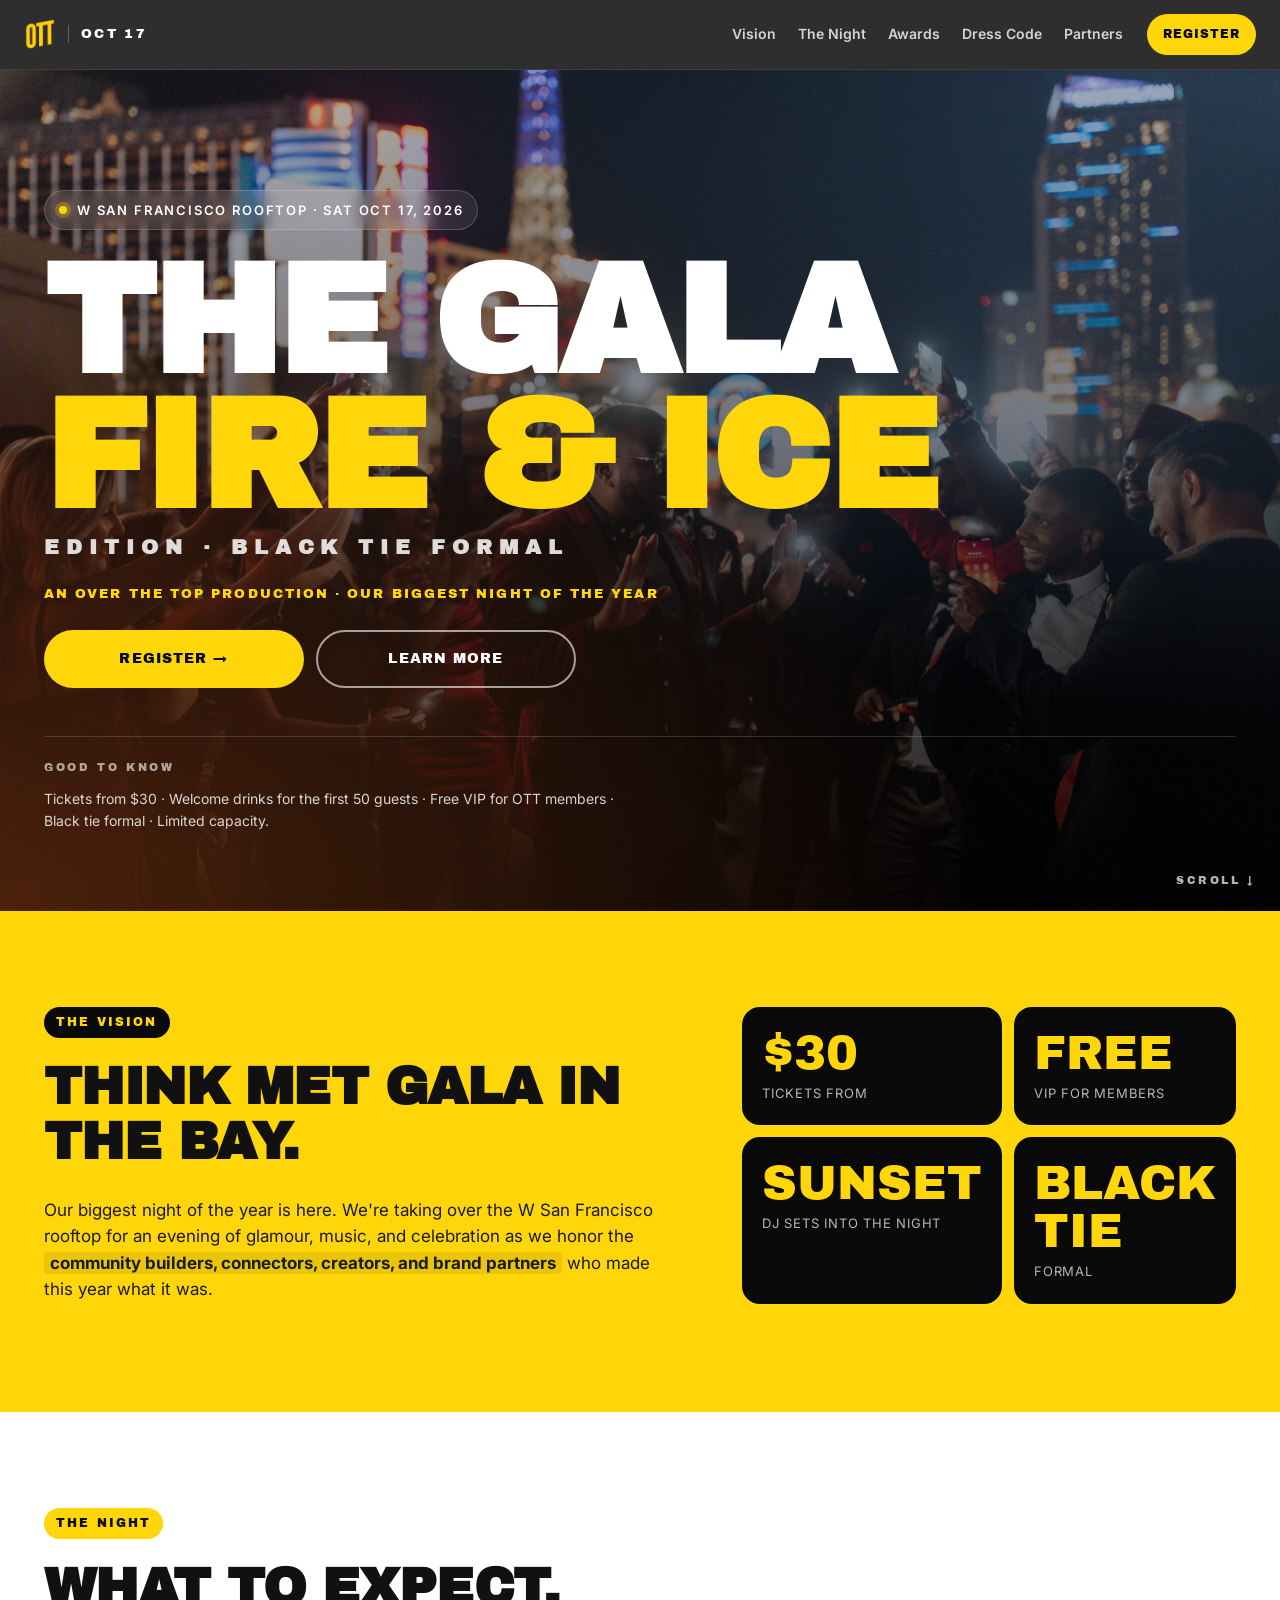
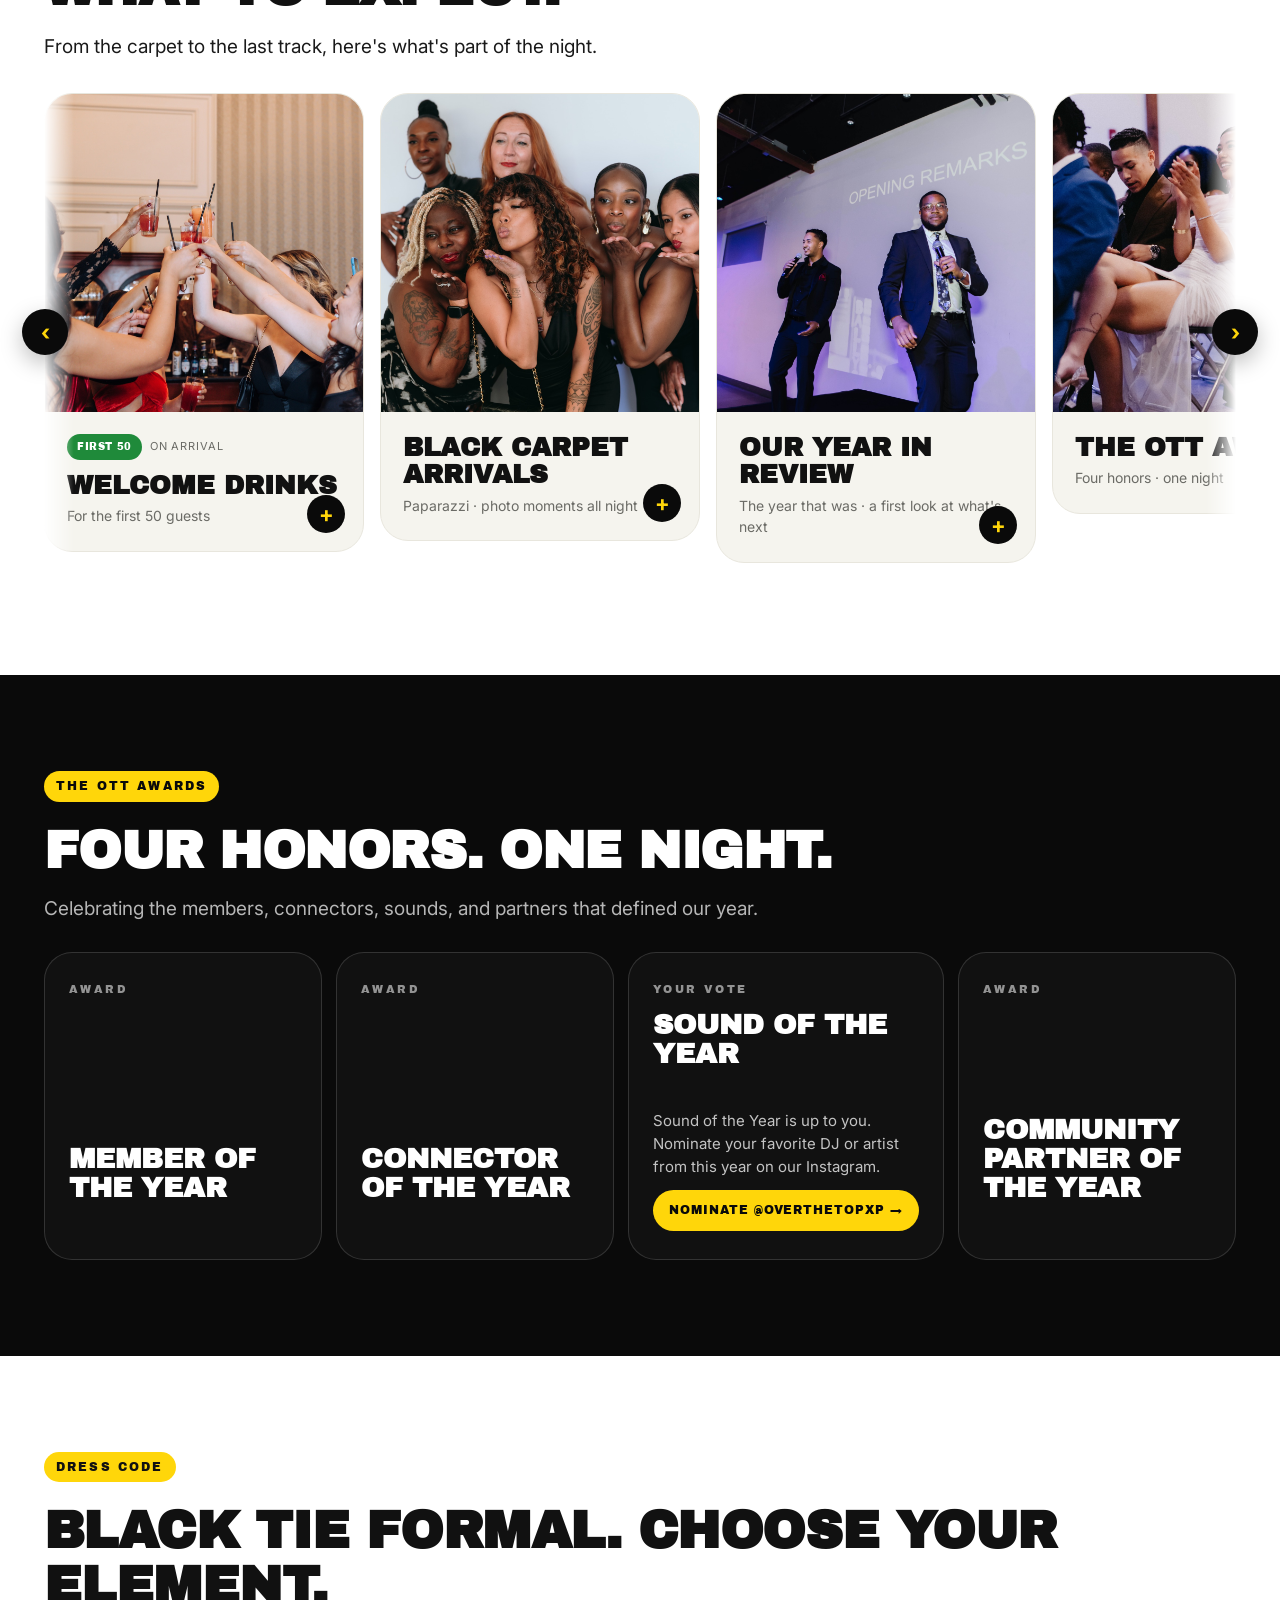
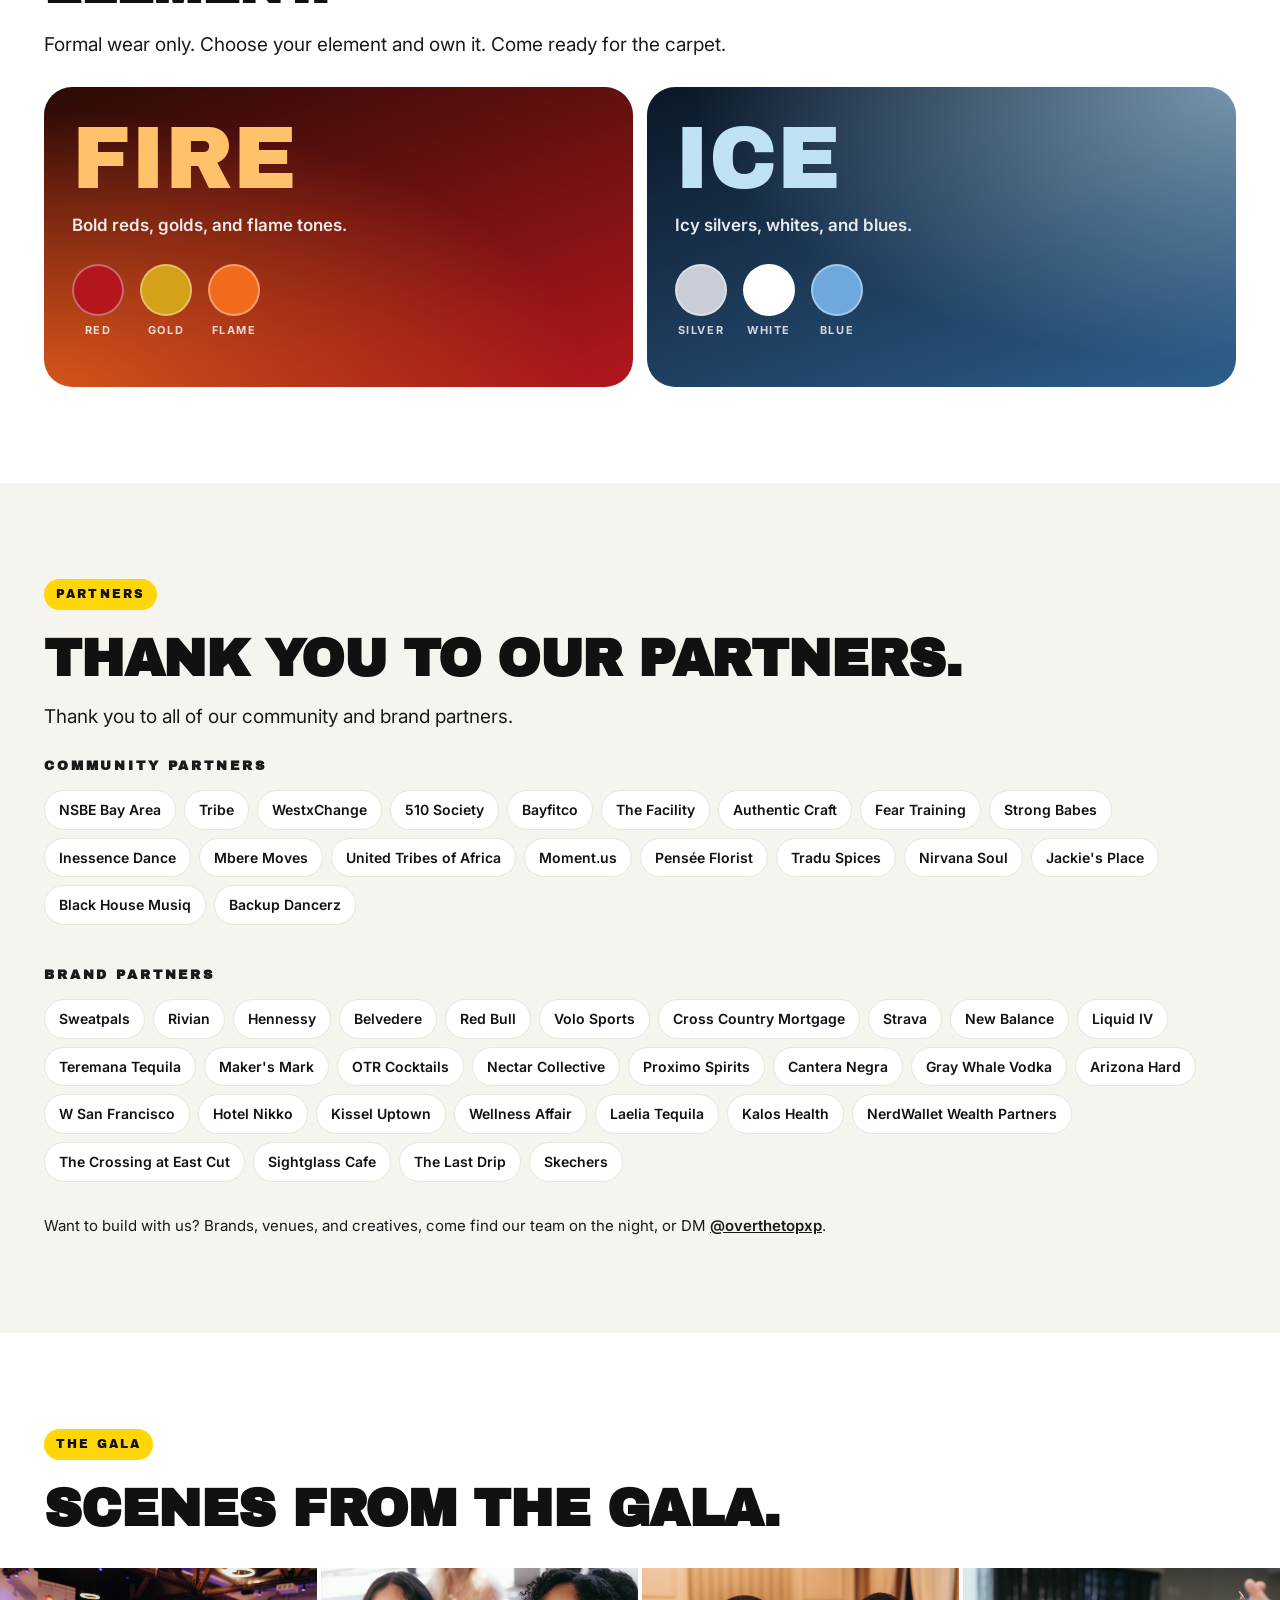
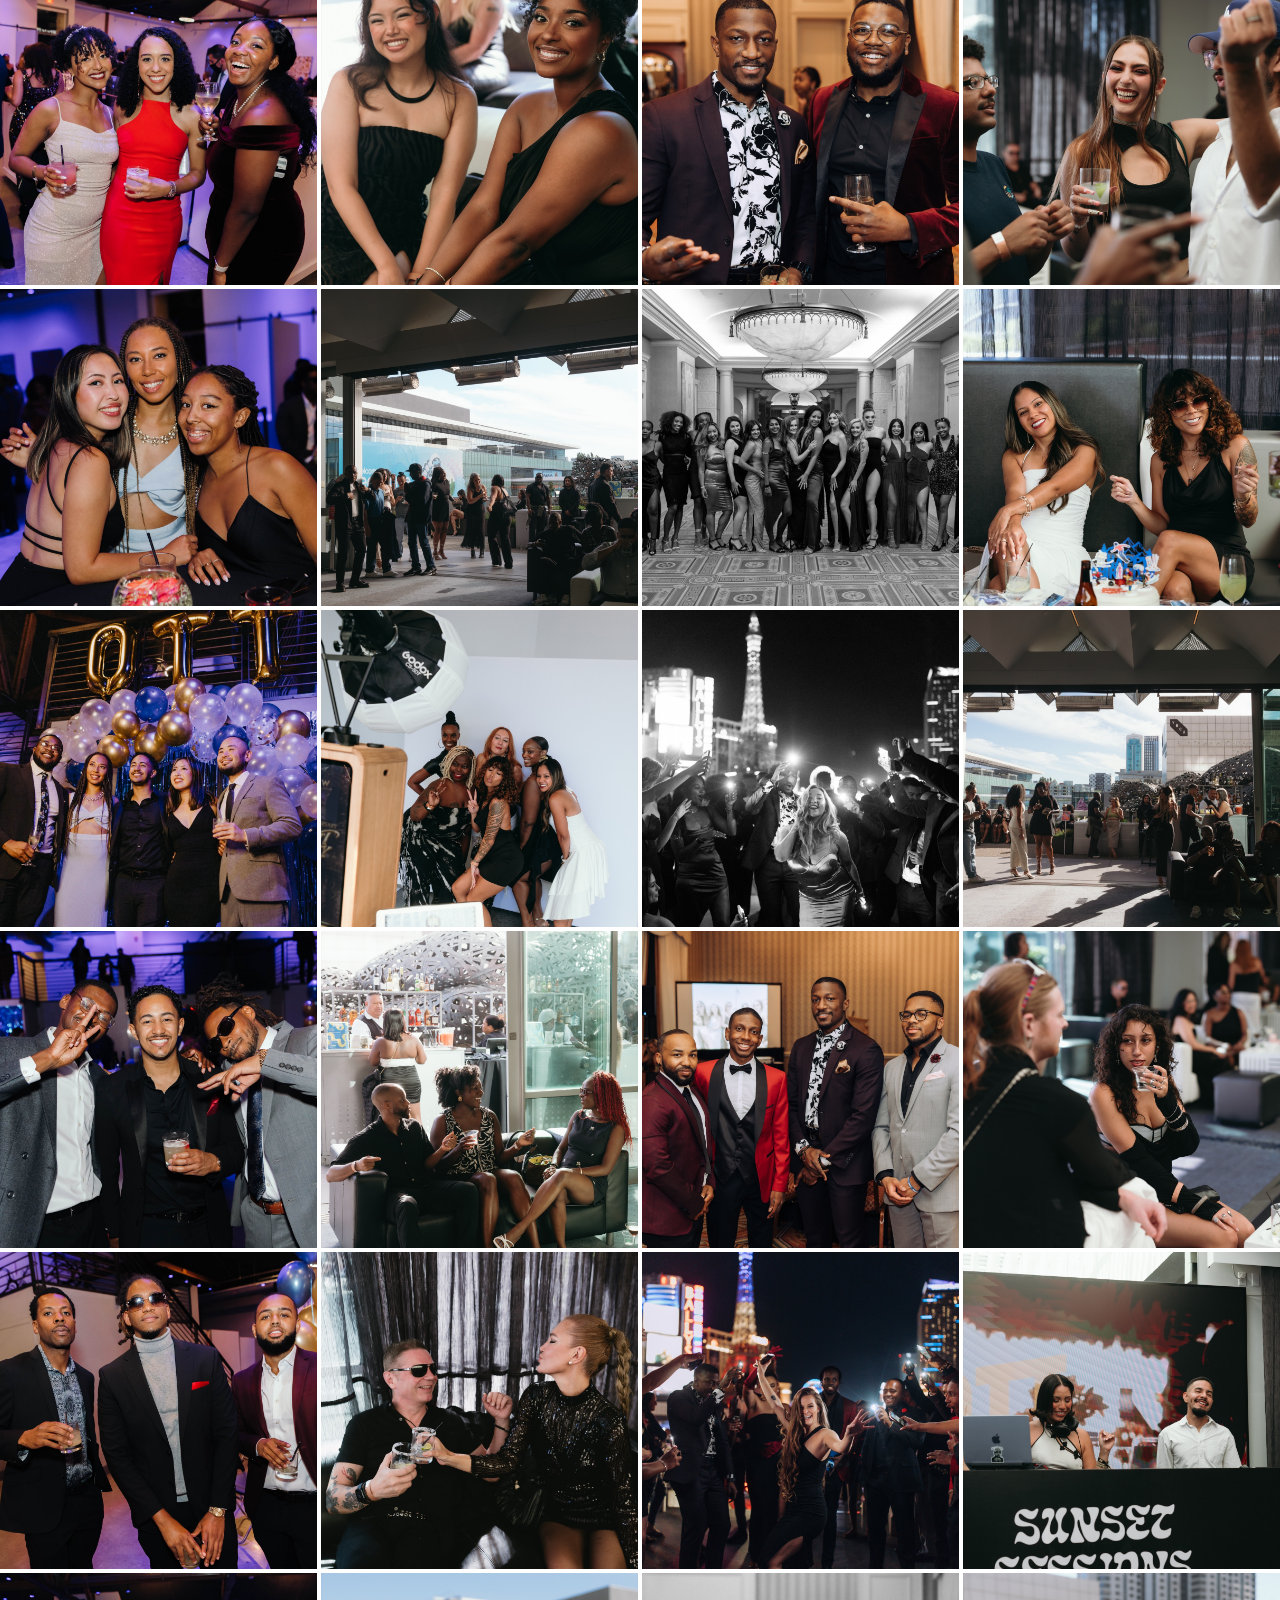
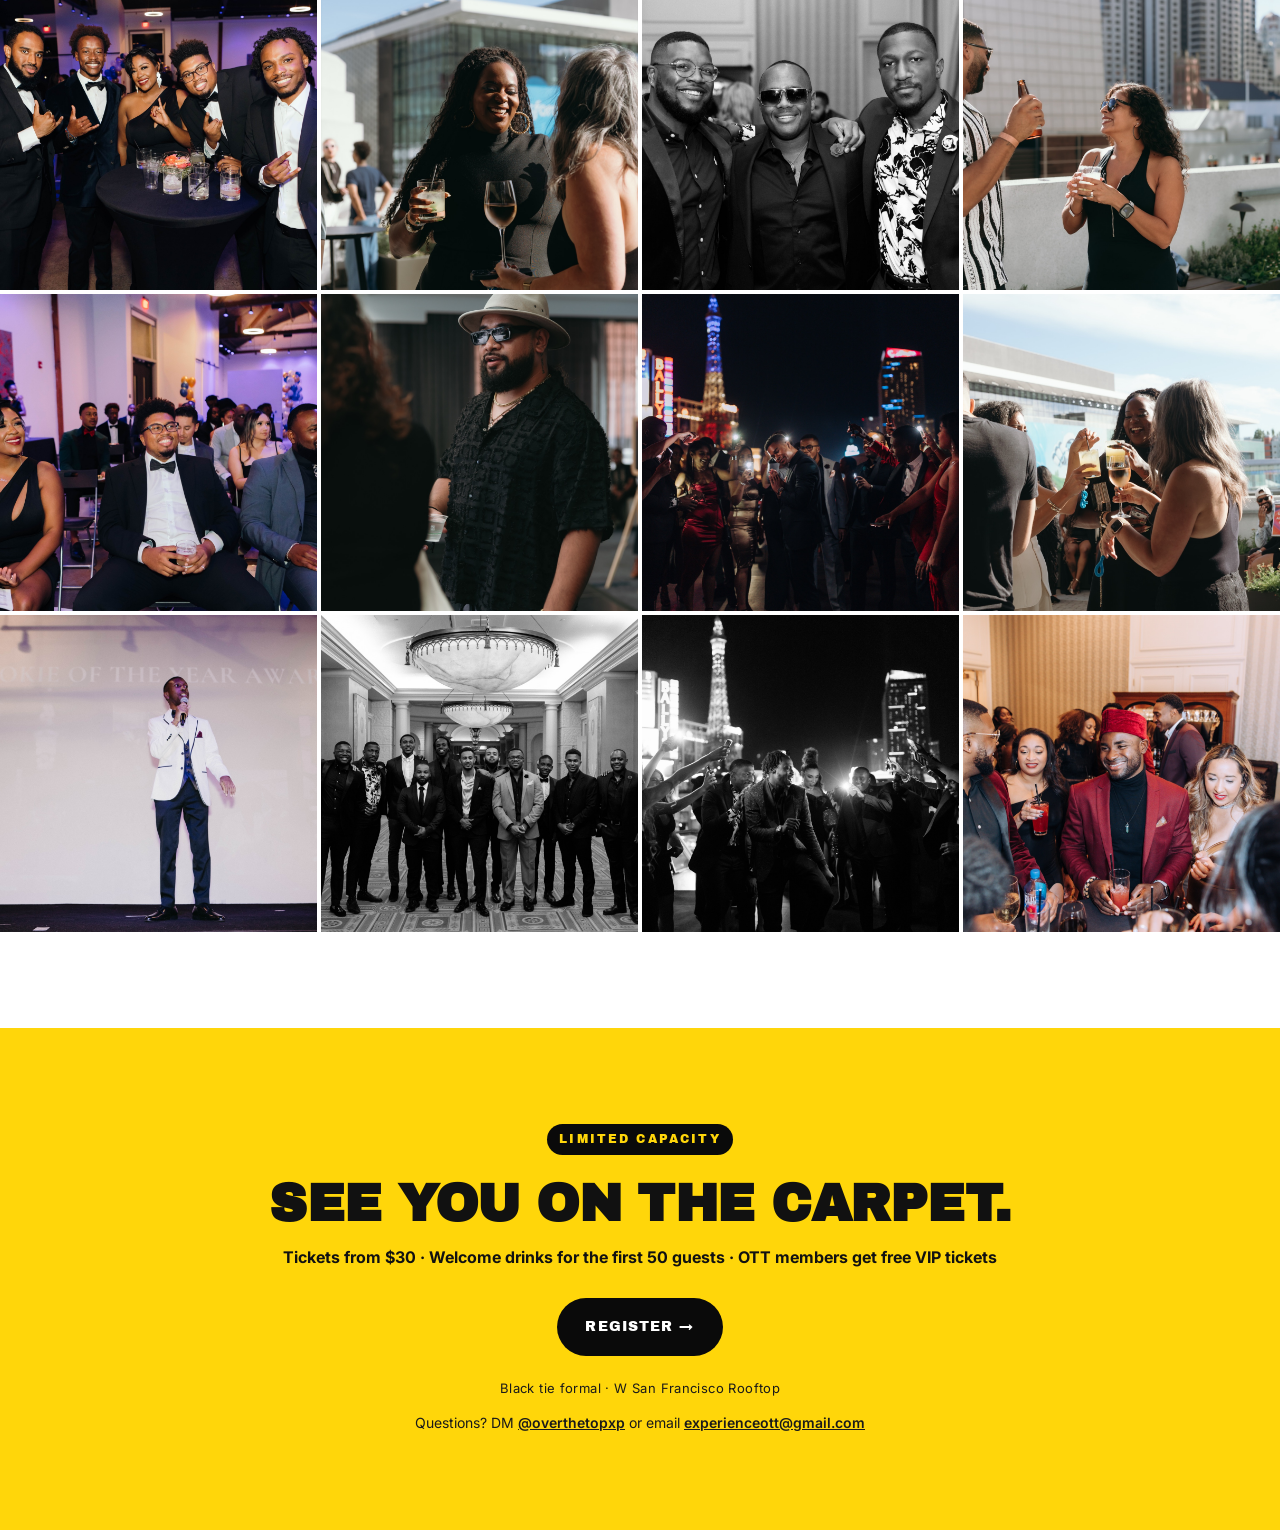
<file: index.html>
<!doctype html>
<html lang="en">
<head>
<meta charset="utf-8" />
<meta name="viewport" content="width=device-width, initial-scale=1, viewport-fit=cover" />
<meta name="theme-color" content="#FFD60A" />
<title>The Gala: Fire &amp; Ice Edition · Sat Oct 17, 2026 · W San Francisco Rooftop</title>
<meta name="description" content="The Gala: Fire &amp; Ice Edition, Over The Top's biggest night of the year. Saturday, October 17, 2026 on the W San Francisco rooftop. Black tie formal. Black carpet, the OTT Awards, and DJ sets from sunset into the night. Tickets from $30, welcome drinks for the first 50 guests. OTT members receive free VIP tickets." />

<meta property="og:title" content="The Gala: Fire &amp; Ice Edition · Sat Oct 17, 2026 · W San Francisco Rooftop" />
<meta property="og:description" content="Think Met Gala in the Bay. Black tie formal. Black carpet, the OTT Awards, and DJ sets from sunset into the night. Tickets from $30, welcome drinks for the first 50 guests. OTT members receive free VIP tickets." />
<meta property="og:type" content="website" />
<meta property="og:image" content="images/hero.jpg" />

<link rel="preconnect" href="https://fonts.googleapis.com" />
<link rel="preconnect" href="https://fonts.gstatic.com" crossorigin />
<link href="https://fonts.googleapis.com/css2?family=Archivo+Black&family=Inter:wght@400;500;600;700;800;900&display=swap" rel="stylesheet" />

<link rel="stylesheet" href="styles.css" />

<!-- Meta Pixel Code -->
<script>
!function(f,b,e,v,n,t,s)
{if(f.fbq)return;n=f.fbq=function(){n.callMethod?
n.callMethod.apply(n,arguments):n.queue.push(arguments)};
if(!f._fbq)f._fbq=n;n.push=n;n.loaded=!0;n.version='2.0';
n.queue=[];t=b.createElement(e);t.async=!0;
t.src=v;s=b.getElementsByTagName(e)[0];
s.parentNode.insertBefore(t,s)}(window, document,'script',
'https://connect.facebook.net/en_US/fbevents.js');
fbq('init', '1495548463835448');
fbq('track', 'PageView');
</script>
<noscript><img height="1" width="1" style="display:none"
src="https://www.facebook.com/tr?id=1495548463835448&ev=PageView&noscript=1"
/></noscript>
<!-- End Meta Pixel Code -->
</head>
<body>

<header class="nav">
  <a href="#top" class="nav__brand">
    <img class="brand-mark" src="logos/ott.png" alt="Over The Top" />
    <span class="brand-divider"></span>
    <span class="brand-event">OCT 17</span>
  </a>
  <nav class="nav__links">
    <a href="#vision">Vision</a>
    <a href="#night">The Night</a>
    <a href="#awards">Awards</a>
    <a href="#dresscode">Dress Code</a>
    <a href="#partners">Partners</a>
  </nav>
  <a class="btn btn--small btn--yellow" data-register href="https://events.sweatpals.com/4cf478e4" target="_blank" rel="noopener">Register</a>
</header>

<!-- HERO -->
<section class="hero" id="top">
  <img class="hero__bg" src="images/hero.jpg" alt="OTT gala guests at night" />
  <div class="hero__overlay hero__overlay--gala"></div>
  <div class="hero__content">
    <div class="hero__eyebrow">
      <span class="dot"></span> W San Francisco Rooftop · Sat Oct 17, 2026
    </div>
    <h1 class="hero__title">
      <span class="line">THE GALA</span>
      <span class="line line--yellow">FIRE &amp; ICE</span>
      <span class="line line--small">EDITION · BLACK TIE FORMAL</span>
    </h1>
    <p class="hero__presented">An Over The Top Production &middot; Our biggest night of the year</p>
    <div class="hero__ctas">
      <a class="btn btn--yellow btn--lg" data-register href="https://events.sweatpals.com/4cf478e4" target="_blank" rel="noopener">Register →</a>
      <a class="btn btn--ghost btn--lg" href="#vision">Learn more</a>
    </div>
    <div class="hero__partners">
      <span class="hero__partners-label">Good to know</span>
      <p style="font-size:14px; color:rgba(255,255,255,.82); margin:0; max-width:580px;">
        Tickets from $30 · Welcome drinks for the first 50 guests · Free VIP for OTT members · Black tie formal · Limited capacity.
      </p>
    </div>
  </div>
  <div class="hero__scroll">scroll ↓</div>
</section>

<!-- VISION + STATS -->
<section class="band band--yellow" id="vision">
  <div class="container">
    <div class="vision__grid">
      <div class="vision__copy">
        <span class="kicker">The vision</span>
        <h2 class="h2">Think Met Gala in the Bay.</h2>
        <p>Our biggest night of the year is here. We're taking over the W San Francisco rooftop for an evening of
           glamour, music, and celebration as we honor the <strong>community builders, connectors, creators, and brand partners</strong>
           who made this year what it was.</p>
      </div>
      <div class="vision__stats">
        <div class="stat"><div class="stat__num">$30</div><div class="stat__label">Tickets from</div></div>
        <div class="stat"><div class="stat__num">FREE</div><div class="stat__label">VIP for members</div></div>
        <div class="stat"><div class="stat__num">SUNSET</div><div class="stat__label">DJ sets into the night</div></div>
        <div class="stat"><div class="stat__num">BLACK TIE</div><div class="stat__label">Formal</div></div>
      </div>
    </div>
  </div>
</section>

<!-- THE NIGHT -->
<section class="band" id="night">
  <div class="container">
    <span class="kicker">The night</span>
    <h2 class="h2">What to expect.</h2>
    <p class="lede" style="margin:-12px 0 24px; max-width:780px;">
      From the carpet to the last track, here's what's part of the night.
    </p>

    <div class="rail" data-rail>
      <button class="rail__nav rail__nav--prev" type="button" aria-label="Previous">‹</button>
      <div class="rail__viewport">
        <div class="rail__track">

          <article class="card card--rail" data-card>
            <img class="card__img" src="images/welcome-drinks.jpg" alt="Welcome drinks on arrival" />
            <div class="card__body">
              <div class="card__access-row">
                <span class="card__access card__access--free">First 50</span>
                <span class="card__attr">on arrival</span>
              </div>
              <h3 class="card__title">Welcome Drinks</h3>
              <p class="card__sub">For the first 50 guests</p>
              <div class="card__expand">
                <p>Welcome drinks for the first 50 guests, waiting for you the moment you step onto the rooftop. Arrive early.</p>
              </div>
              <button class="card__toggle" aria-label="Expand">+</button>
            </div>
          </article>

          <article class="card card--rail" data-card>
            <img class="card__img" src="images/red-carpet.jpg" alt="Carpet arrivals and paparazzi at a past OTT gala" />
            <div class="card__body">
              <h3 class="card__title">Black Carpet Arrivals</h3>
              <p class="card__sub">Paparazzi · photo moments all night</p>
              <div class="card__expand">
                <p>Black carpet arrivals, paparazzi, and photo moments all night. Come ready for the carpet.</p>
              </div>
              <button class="card__toggle" aria-label="Expand">+</button>
            </div>
          </article>

          <article class="card card--rail" data-card>
            <img class="card__img" src="images/year-in-review.jpg" alt="On stage at a past OTT gala" />
            <div class="card__body">
              <h3 class="card__title">Our Year in Review</h3>
              <p class="card__sub">The year that was · a first look at what's next</p>
              <div class="card__expand">
                <p>A look back at the moments that defined our year, and a first look at what's to come.</p>
              </div>
              <button class="card__toggle" aria-label="Expand">+</button>
            </div>
          </article>

          <article class="card card--rail" data-card>
            <img class="card__img" src="images/awards.jpg" alt="Guests at a past OTT gala" />
            <div class="card__body">
              <h3 class="card__title">The OTT Awards</h3>
              <p class="card__sub">Four honors · one night</p>
              <div class="card__expand">
                <p>Celebrating Member of the Year, Connector of the Year, Sound of the Year, and Community Partner of the Year.</p>
              </div>
              <button class="card__toggle" aria-label="Expand">+</button>
            </div>
          </article>

          <article class="card card--rail" data-card>
            <img class="card__img" src="images/toast.jpg" alt="Glasses raised for a toast" />
            <div class="card__body">
              <h3 class="card__title">A Toast to Our Community</h3>
              <p class="card__sub">Glasses up, together</p>
              <div class="card__expand">
                <p>One rooftop, glasses up, for everyone who showed up and built with us this year.</p>
              </div>
              <button class="card__toggle" aria-label="Expand">+</button>
            </div>
          </article>

          <article class="card card--rail" data-card>
            <img class="card__img" src="images/dj-sets.jpg" alt="DJ set at a past OTT event" />
            <div class="card__body">
              <div class="card__access-row">
                <span class="card__access card__access--free">Live sets</span>
                <span class="card__attr">rooftop</span>
              </div>
              <h3 class="card__title">DJ Sets</h3>
              <p class="card__sub">From sunset into the night</p>
              <div class="card__expand">
                <p>DJ sets on the rooftop from sunset into the night.</p>
              </div>
              <button class="card__toggle" aria-label="Expand">+</button>
            </div>
          </article>

        </div>
      </div>
      <button class="rail__nav rail__nav--next" type="button" aria-label="Next">›</button>
    </div>
  </div>
</section>

<!-- THE OTT AWARDS -->
<section class="band band--dark" id="awards">
  <div class="container">
    <span class="kicker kicker--yellow">The OTT Awards</span>
    <h2 class="h2 h2--light">Four honors. One night.</h2>
    <p class="lede" style="color:rgba(255,255,255,.7); margin:-12px 0 28px; max-width:780px;">
      Celebrating the members, connectors, sounds, and partners that defined our year.
    </p>

    <div class="award-grid">
      <article class="award">
        <span class="award__label">Award</span>
        <h3 class="award__title">Member of the Year</h3>
      </article>
      <article class="award">
        <span class="award__label">Award</span>
        <h3 class="award__title">Connector of the Year</h3>
      </article>
      <article class="award award--vote">
        <span class="award__label">Your vote</span>
        <h3 class="award__title">Sound of the Year</h3>
        <p class="award__copy">Sound of the Year is up to you. Nominate your favorite DJ or artist from this year on our Instagram.</p>
        <a class="btn btn--yellow btn--small" href="https://instagram.com/overthetopxp" target="_blank" rel="noopener">Nominate @overthetopxp →</a>
      </article>
      <article class="award">
        <span class="award__label">Award</span>
        <h3 class="award__title">Community Partner of the Year</h3>
      </article>
    </div>
  </div>
</section>

<!-- DRESS CODE -->
<section class="band" id="dresscode">
  <div class="container">
    <span class="kicker">Dress code</span>
    <h2 class="h2">Black tie formal. Choose your element.</h2>
    <p class="lede" style="margin:-12px 0 28px; max-width:780px;">
      Formal wear only. Choose your element and own it. Come ready for the carpet.
    </p>

    <div class="elements">
      <div class="element element--fire">
        <span class="element__name">Fire</span>
        <p class="element__copy">Bold reds, golds, and flame tones.</p>
        <ul class="element__swatches" aria-label="Fire colors">
          <li><span style="background:#B3171D"></span>Red</li>
          <li><span style="background:#D4A017"></span>Gold</li>
          <li><span style="background:#F26B1D"></span>Flame</li>
        </ul>
      </div>
      <div class="element element--ice">
        <span class="element__name">Ice</span>
        <p class="element__copy">Icy silvers, whites, and blues.</p>
        <ul class="element__swatches" aria-label="Ice colors">
          <li><span style="background:#C9CED6"></span>Silver</li>
          <li><span style="background:#FFFFFF"></span>White</li>
          <li><span style="background:#6FA8DC"></span>Blue</li>
        </ul>
      </div>
    </div>
  </div>
</section>

<!-- PARTNERS -->
<section class="band band--cream" id="partners">
  <div class="container">
    <span class="kicker">Partners</span>
    <h2 class="h2">Thank you to our partners.</h2>
    <p class="lede" style="margin:-12px 0 8px; max-width:780px;">
      Thank you to all of our community and brand partners.
    </p>

    <h3 class="partners-subhead">Community partners</h3>
    <ul class="name-chips">
      <li>NSBE Bay Area</li><li>Tribe</li><li>WestxChange</li><li>510 Society</li><li>Bayfitco</li>
      <li>The Facility</li><li>Authentic Craft</li><li>Fear Training</li><li>Strong Babes</li>
      <li>Inessence Dance</li><li>Mbere Moves</li><li>United Tribes of Africa</li><li>Moment.us</li>
      <li>Pensée Florist</li><li>Tradu Spices</li><li>Nirvana Soul</li><li>Jackie's Place</li>
      <li>Black House Musiq</li><li>Backup Dancerz</li>
    </ul>

    <h3 class="partners-subhead">Brand partners</h3>
    <ul class="name-chips">
      <li>Sweatpals</li><li>Rivian</li><li>Hennessy</li><li>Belvedere</li><li>Red Bull</li><li>Volo Sports</li>
      <li>Cross Country Mortgage</li><li>Strava</li><li>New Balance</li><li>Liquid IV</li><li>Teremana Tequila</li>
      <li>Maker's Mark</li><li>OTR Cocktails</li><li>Nectar Collective</li><li>Proximo Spirits</li><li>Cantera Negra</li>
      <li>Gray Whale Vodka</li><li>Arizona Hard</li><li>W San Francisco</li><li>Hotel Nikko</li><li>Kissel Uptown</li>
      <li>Wellness Affair</li><li>Laelia Tequila</li><li>Kalos Health</li><li>NerdWallet Wealth Partners</li>
      <li>The Crossing at East Cut</li><li>Sightglass Cafe</li><li>The Last Drip</li><li>Skechers</li>
    </ul>

    <p class="partners-cta">
      Want to build with us? Brands, venues, and creatives, come find our team on the night, or DM
      <a href="https://instagram.com/overthetopxp" target="_blank" rel="noopener">@overthetopxp</a>.
    </p>
  </div>
</section>

<!-- GALLERY -->
<section class="band" id="gallery">
  <div class="container">
    <span class="kicker">The Gala</span>
    <h2 class="h2">Scenes from the gala.</h2>
  </div>
  <div class="gallery">
    <img src="images/affair-gala-98.jpg" alt="" loading="lazy" />
    <img src="images/742a2977.jpg" alt="" loading="lazy" />
    <img src="images/vegas-23.jpg" alt="" loading="lazy" />
    <img src="images/cu9a8929.jpg" alt="" loading="lazy" />
    <img src="images/affair-gala-117.jpg" alt="" loading="lazy" />
    <img src="images/742a3105.jpg" alt="" loading="lazy" />
    <img src="images/vegas-119.jpg" alt="" loading="lazy" />
    <img src="images/cu9a8911.jpg" alt="" loading="lazy" />
    <img src="images/affair-gala-139.jpg" alt="" loading="lazy" />
    <img src="images/742a2934.jpg" alt="" loading="lazy" />
    <img src="images/vegas-217.jpg" alt="" loading="lazy" />
    <img src="images/cu9a9100.jpg" alt="" loading="lazy" />
    <img src="images/affair-gala-113.jpg" alt="" loading="lazy" />
    <img src="images/742a2993.jpg" alt="" loading="lazy" />
    <img src="images/vegas-20.jpg" alt="" loading="lazy" />
    <img src="images/cu9a8943.jpg" alt="" loading="lazy" />
    <img src="images/affair-gala-100.jpg" alt="" loading="lazy" />
    <img src="images/742a2966.jpg" alt="" loading="lazy" />
    <img src="images/vegas-226.jpg" alt="" loading="lazy" />
    <img src="images/cu9a8901.jpg" alt="" loading="lazy" />
    <img src="images/affair-gala-133.jpg" alt="" loading="lazy" />
    <img src="images/742a3004.jpg" alt="" loading="lazy" />
    <img src="images/vegas-38.jpg" alt="" loading="lazy" />
    <img src="images/cu9a8981.jpg" alt="" loading="lazy" />
    <img src="images/affair-gala-50.jpg" alt="" loading="lazy" />
    <img src="images/742a3064.jpg" alt="" loading="lazy" />
    <img src="images/vegas-243.jpg" alt="" loading="lazy" />
    <img src="images/cu9a9104.jpg" alt="" loading="lazy" />
    <img src="images/affair-gala-59.jpg" alt="" loading="lazy" />
    <img src="images/vegas-123.jpg" alt="" loading="lazy" />
    <img src="images/vegas-236.jpg" alt="" loading="lazy" />
    <img src="images/vegas-86.jpg" alt="" loading="lazy" />
  </div>
</section>

<!-- REGISTER / CTA -->
<section class="band band--yellow" id="register">
  <div class="container container--narrow text-center">
    <span class="kicker">Limited capacity</span>
    <h2 class="h2" style="margin-bottom:14px;">See you on the carpet.</h2>
    <p style="margin:0 0 28px; font-weight:700; color:var(--ink);">
      Tickets from $30 · Welcome drinks for the first 50 guests · OTT members get free VIP tickets
    </p>
    <div class="cta-row">
      <a class="btn btn--black btn--lg" data-register href="https://events.sweatpals.com/4cf478e4" target="_blank" rel="noopener">Register →</a>
    </div>
    <p style="margin:22px 0 0; font-size:13px; color:var(--ink-2); letter-spacing:.03em;">
      Black tie formal · W San Francisco Rooftop
    </p>
    <p style="margin:14px 0 0; font-size:14px; color:var(--ink-2);">
      Questions? DM <a href="https://instagram.com/overthetopxp" target="_blank" rel="noopener" style="font-weight:600; text-decoration:underline;">@overthetopxp</a>
      or email <a href="mailto:experienceott@gmail.com" style="font-weight:600; text-decoration:underline;">experienceott@gmail.com</a>
    </p>
  </div>
</section>

<script src="script.js"></script>
</body>
</html>
</file>
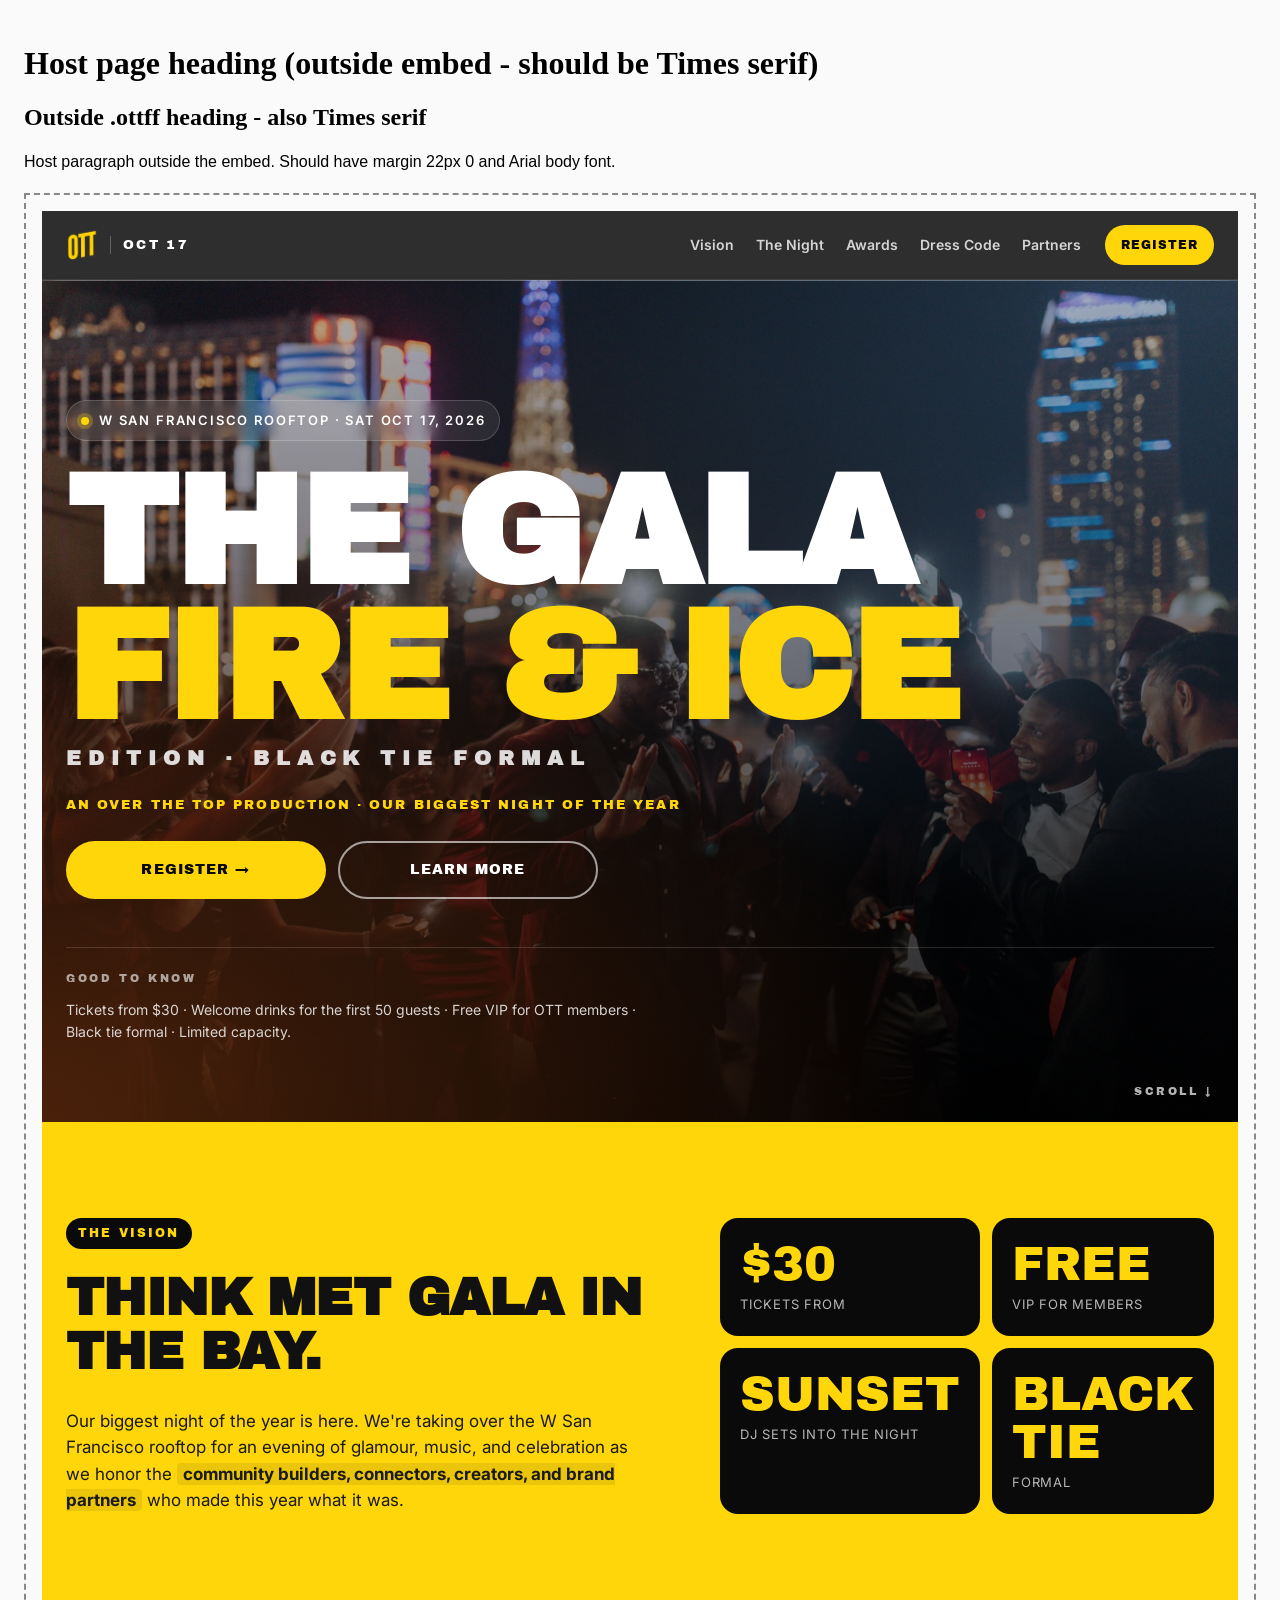
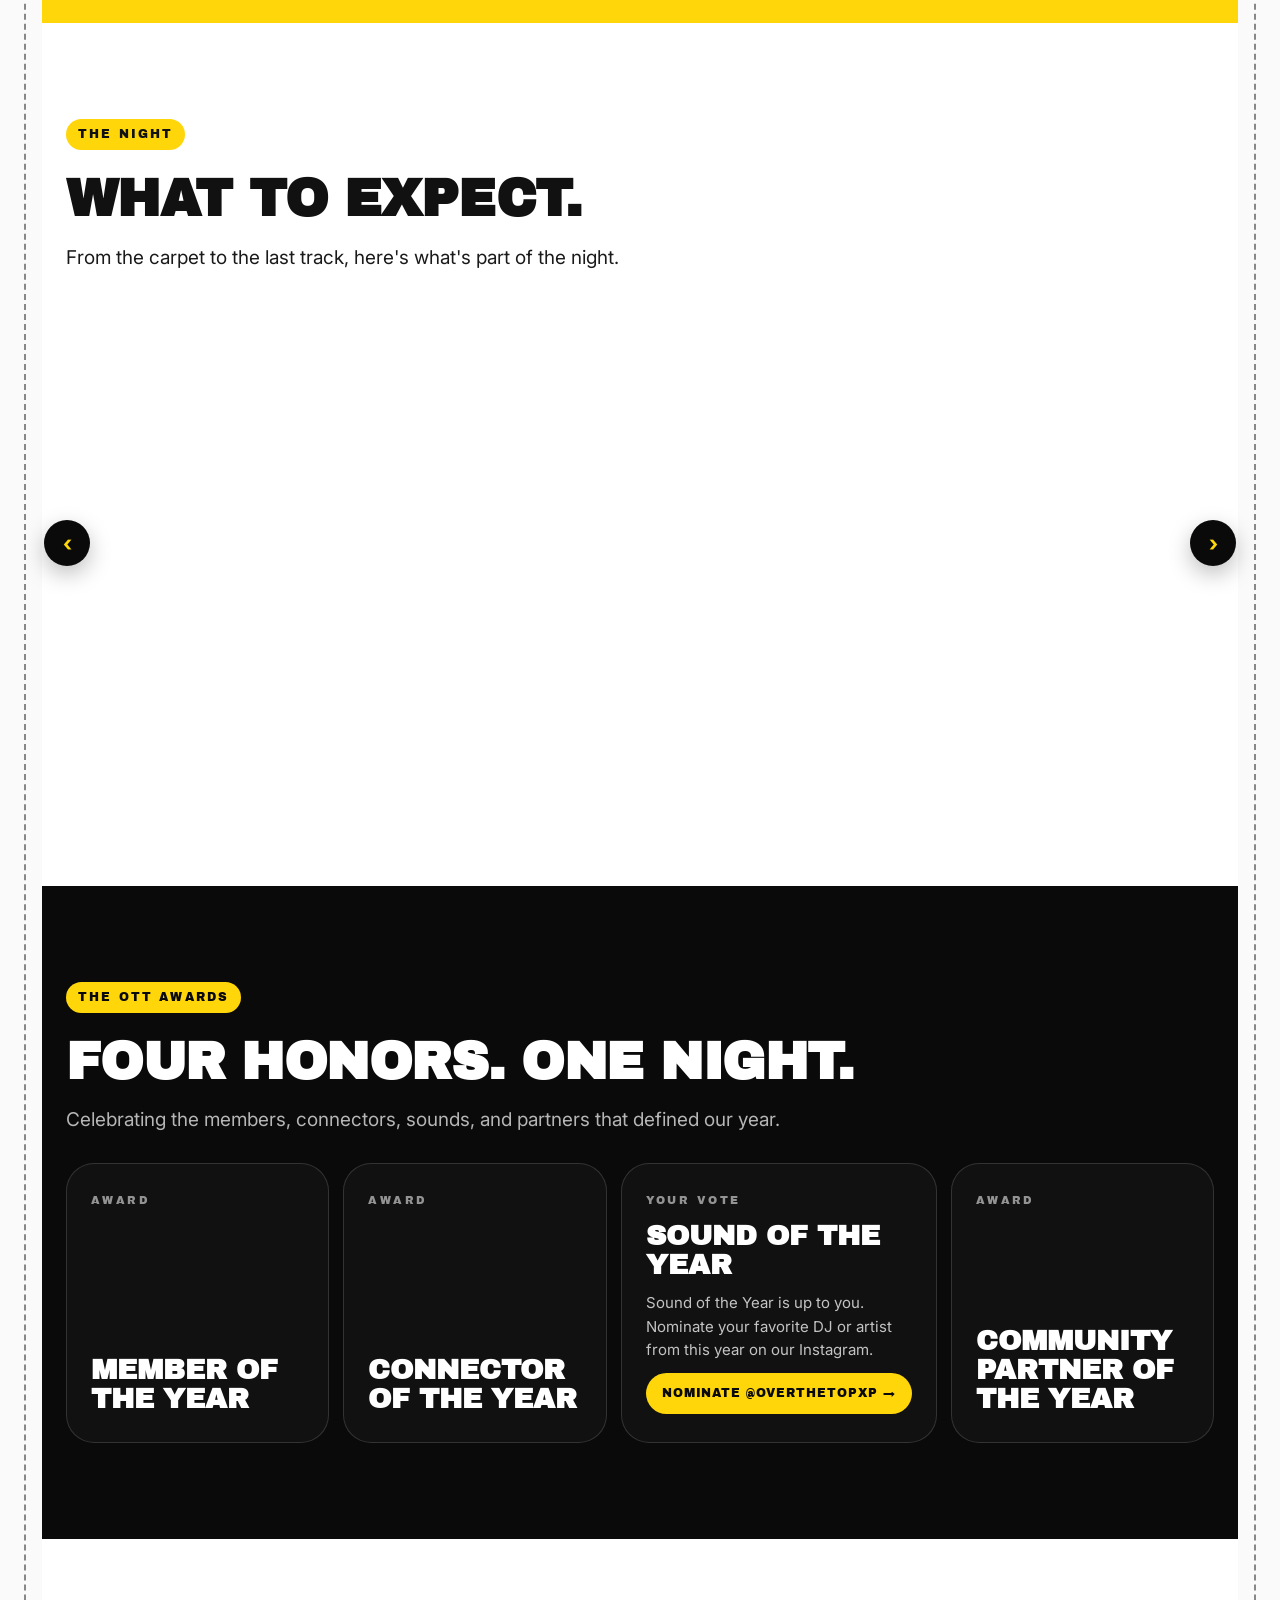
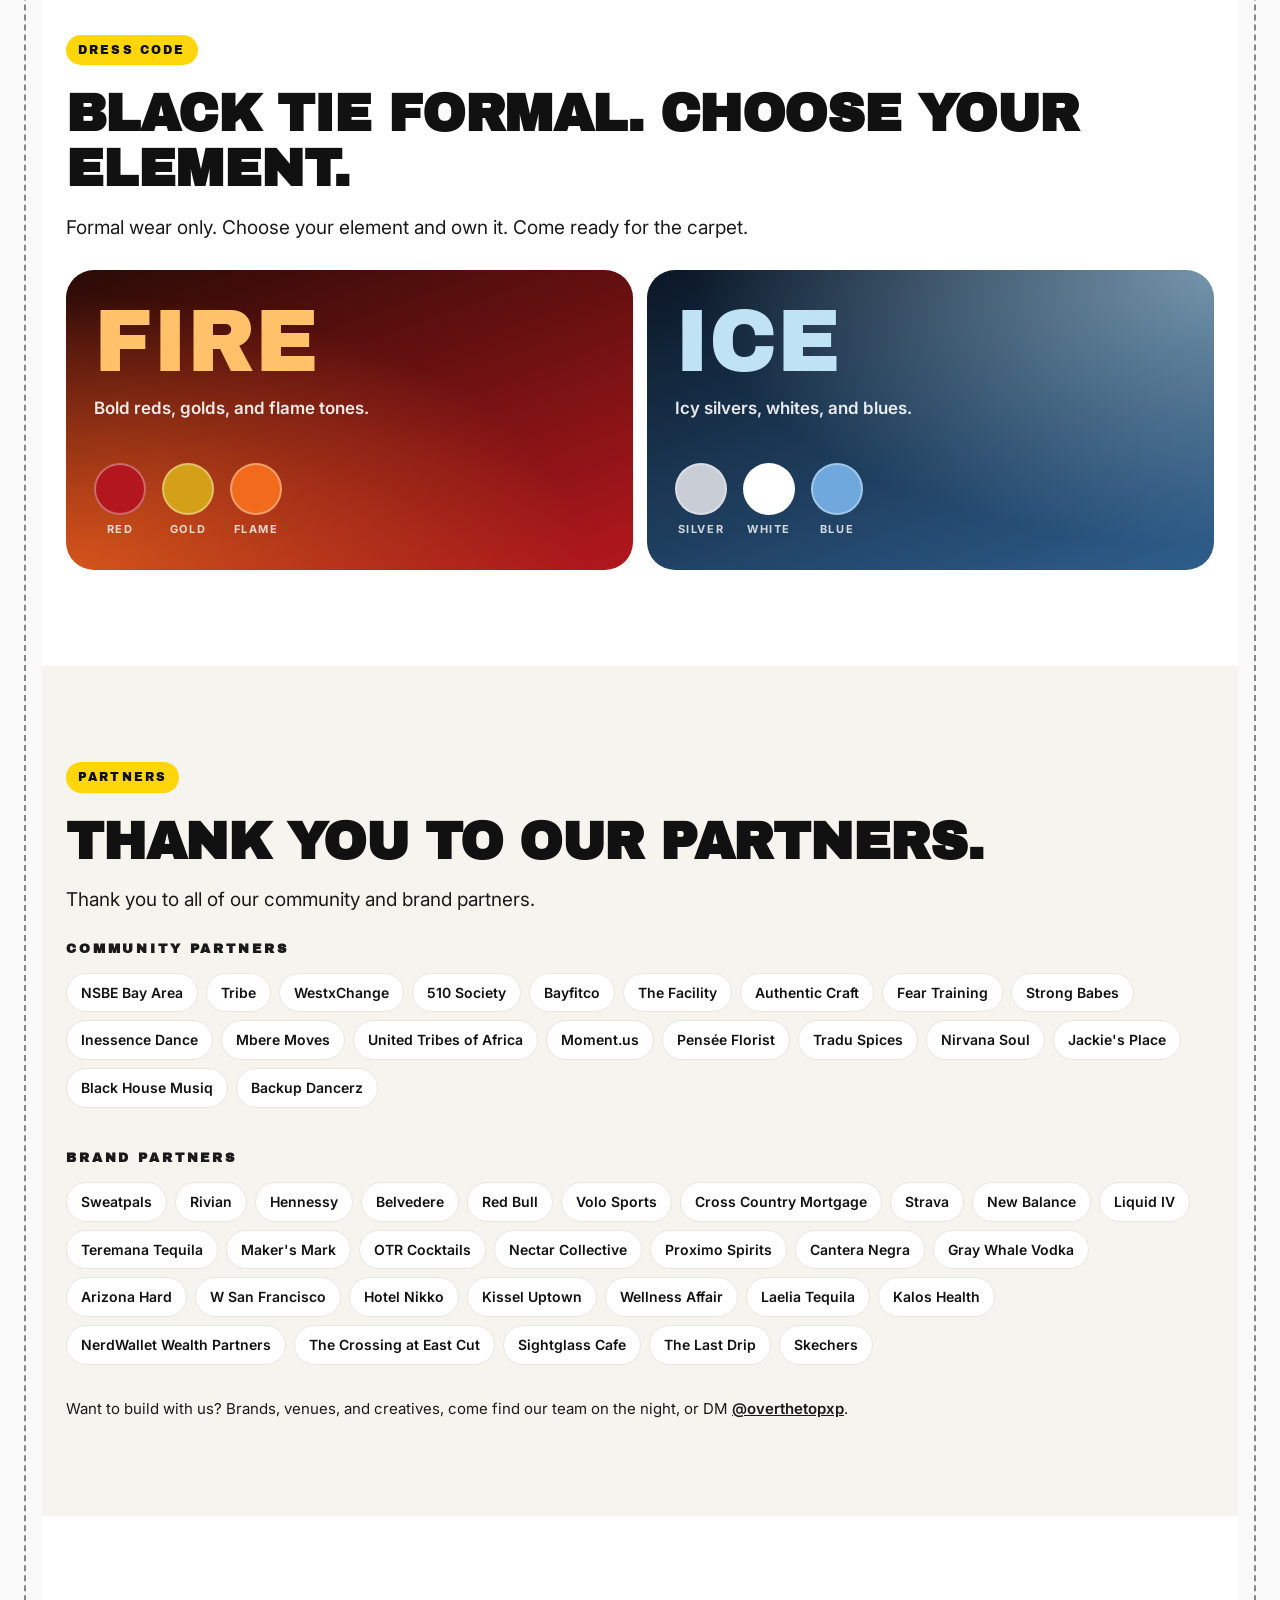
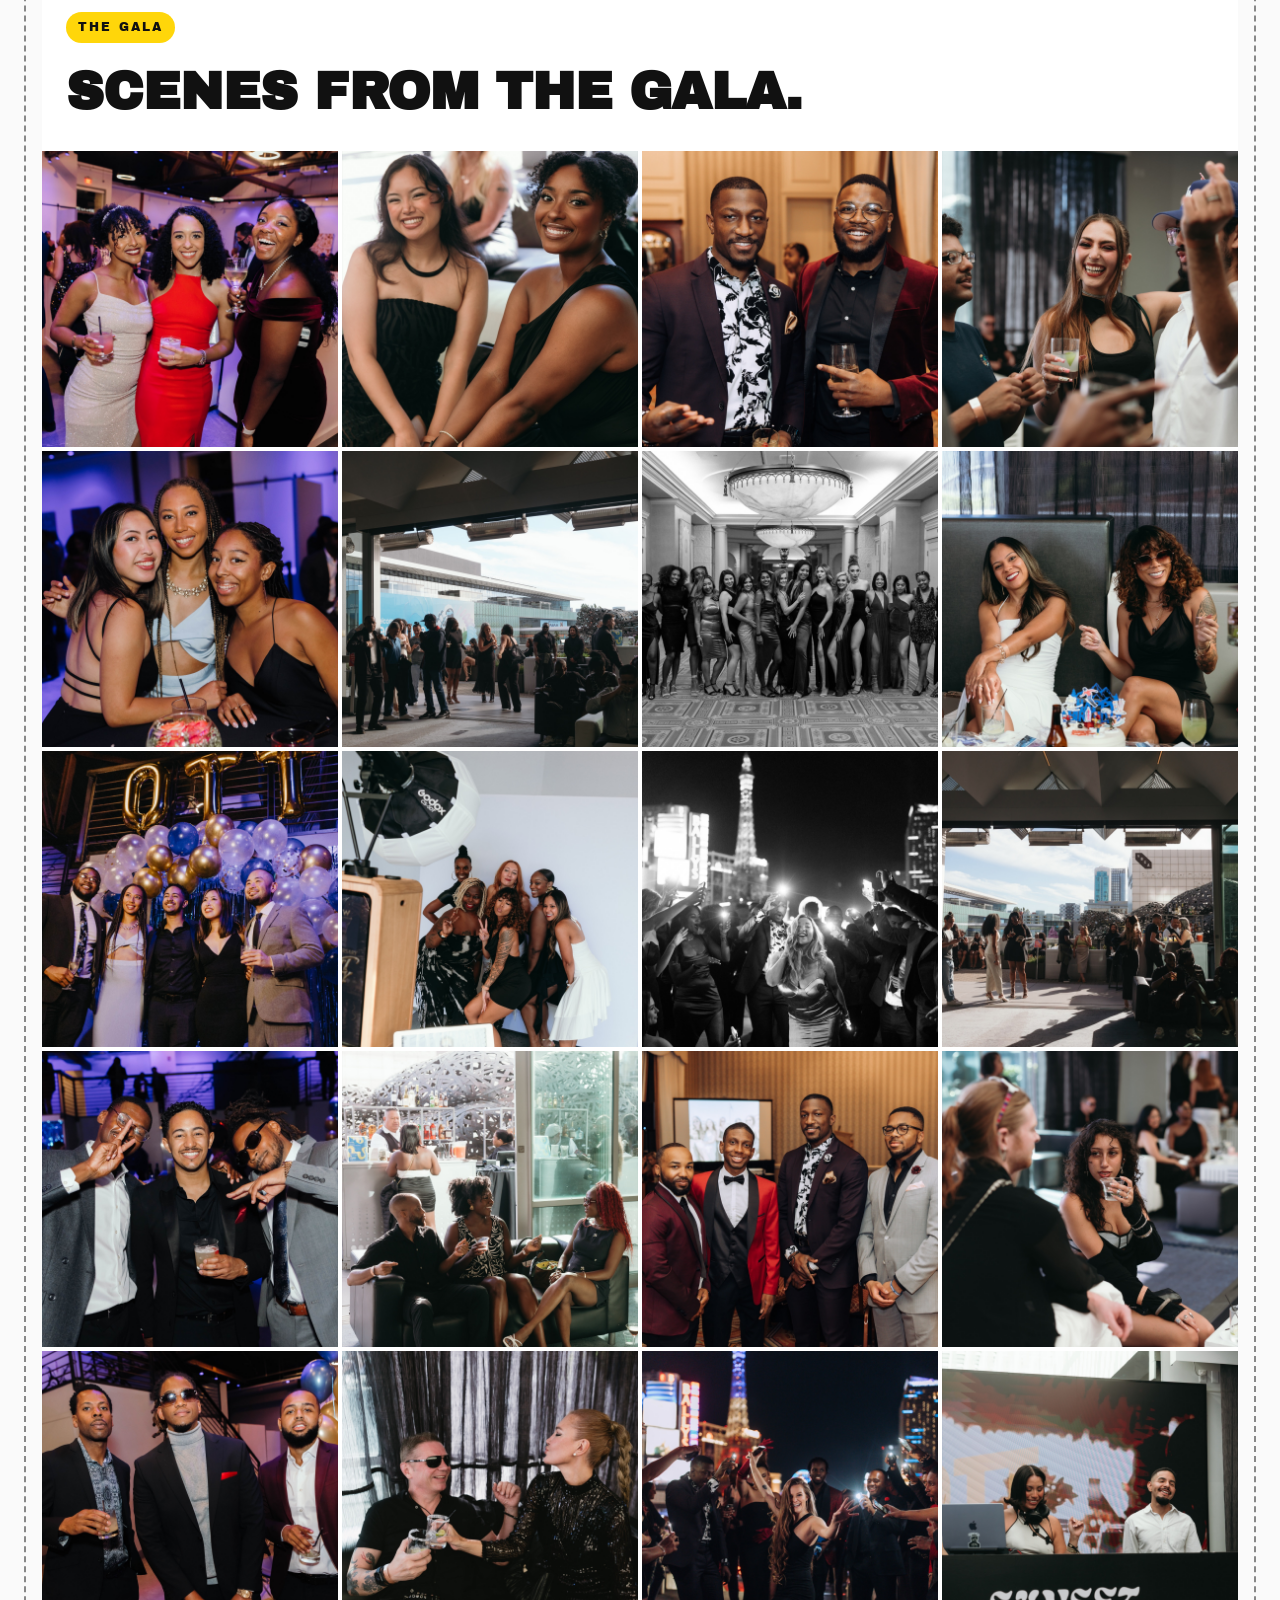
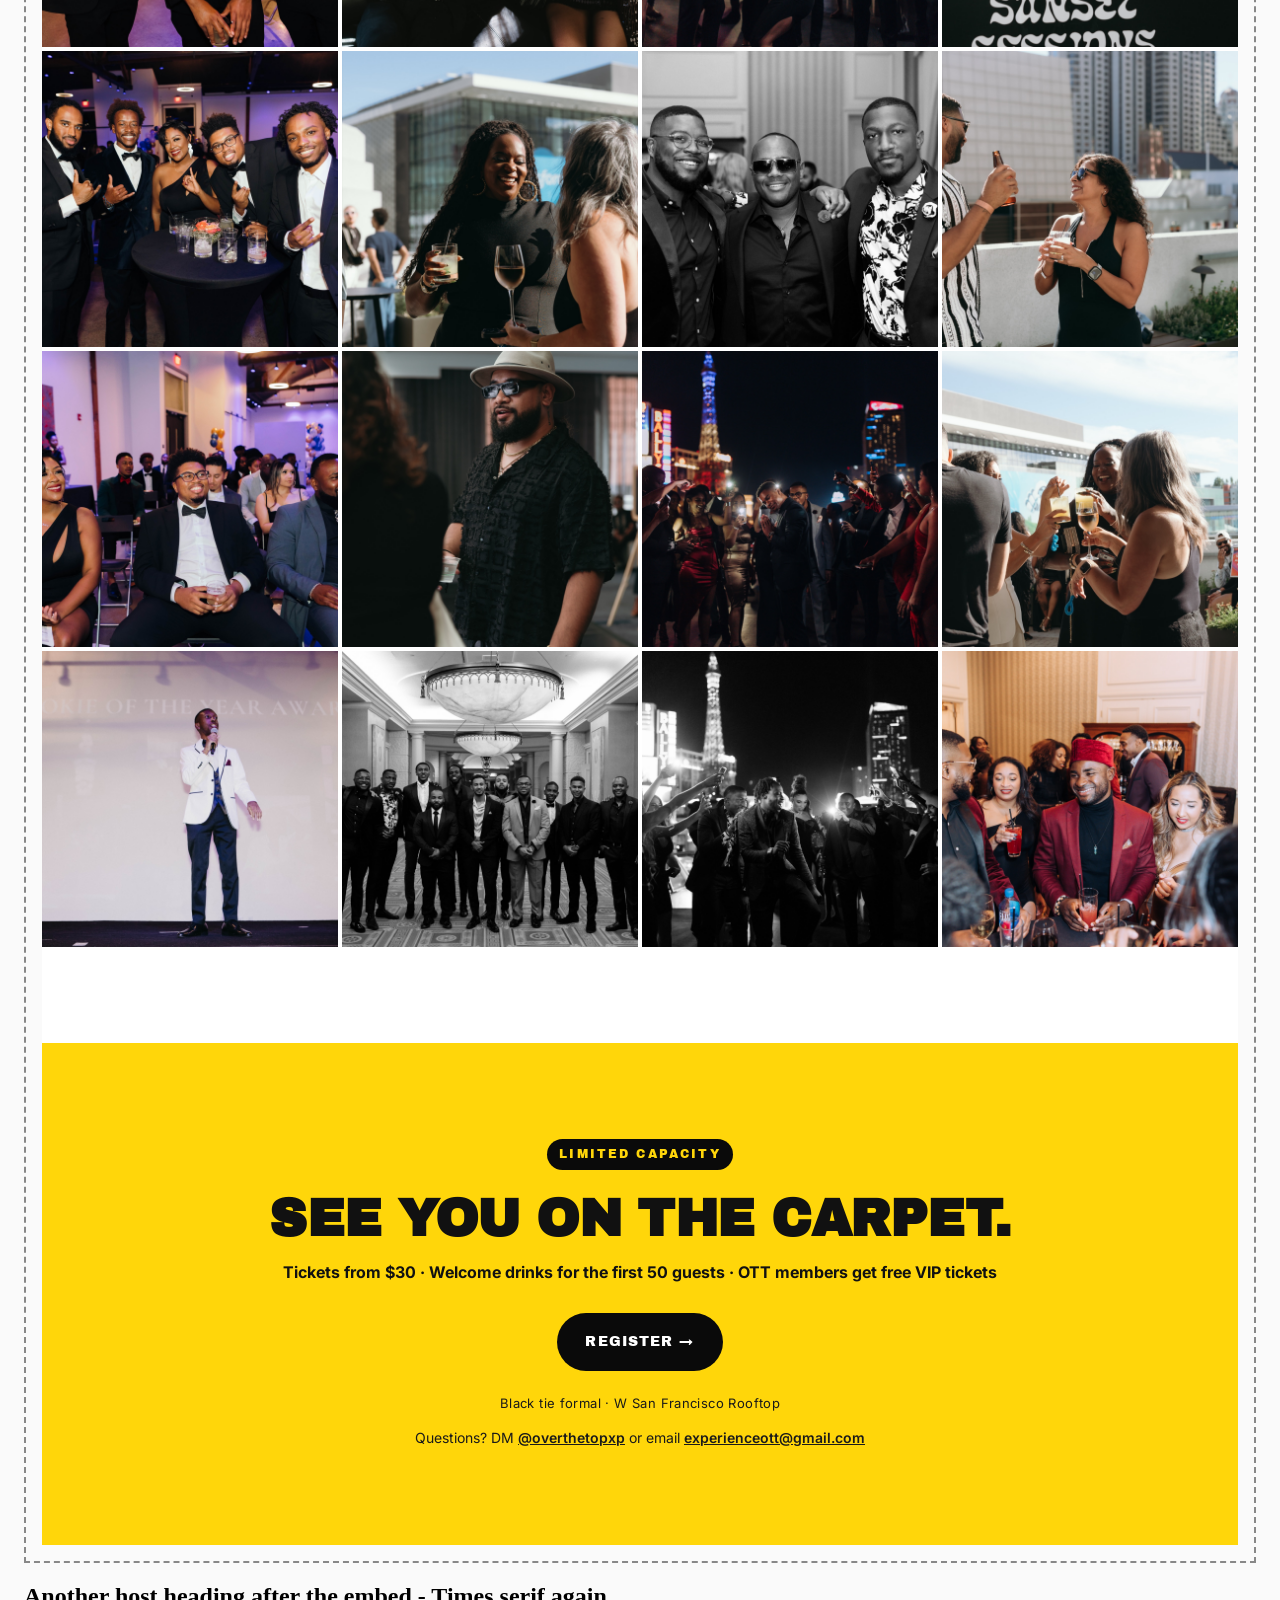
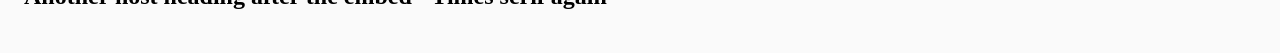
<file: test-host.html>
<!doctype html>
<html lang="en">
<head>
<meta charset="utf-8" />
<title>Test host (simulated Webflow CSS bleed)</title>
<style>
/* Simulated worst-case Webflow CSS bleed */
body { font-family: Arial; margin:0; padding:24px; background:#fafafa; }
h1,h2 { font-family: 'Times New Roman', serif }
h3,a { font-family: Georgia, serif }
a { text-decoration: underline; color: #06c }
p { margin: 22px 0 }
.nav { flex-direction: column; background: #f0a }
.btn { width: 44px; display: block; border-radius: 999px; padding: 9px }
.container { max-width: 820px }
.card { background: red; border: 4px solid lime }
.hero { flex-direction: column }
.band { background: teal }
.w-embed { padding: 16px; border: 2px dashed #888; }
</style>
</head>
<body>
<h1>Host page heading (outside embed - should be Times serif)</h1>
<h2>Outside .ottff heading - also Times serif</h2>
<p>Host paragraph outside the embed. Should have margin 22px 0 and Arial body font.</p>

<div class="w-embed">
<!-- The Gala: Fire &amp; Ice Edition - namespaced NATIVE embed (prefixed classes) -->
<link href="https://fonts.googleapis.com/css2?family=Archivo+Black&family=Inter:wght@400;500;600;700;800;900&display=swap" rel="stylesheet" />
<link rel="stylesheet" href="styles-embed.css" />
<div class="ottff">
<header class="ff-nav">
  <a href="#top" class="ff-nav__brand">
    <img class="ff-brand-mark" src="https://gabrielgalarza.github.io/ott-gala/logos/ott.png" alt="Over The Top" />
    <span class="ff-brand-divider"></span>
    <span class="ff-brand-event">OCT 17</span>
  </a>
  <nav class="ff-nav__links">
    <a href="#vision">Vision</a>
    <a href="#night">The Night</a>
    <a href="#awards">Awards</a>
    <a href="#dresscode">Dress Code</a>
    <a href="#partners">Partners</a>
  </nav>
  <a class="ff-btn ff-btn--small ff-btn--yellow" data-register href="https://events.sweatpals.com/4cf478e4" target="_blank" rel="noopener">Register</a>
</header>

<!-- HERO -->
<section class="ff-hero" id="top">
  <img class="ff-hero__bg" src="https://gabrielgalarza.github.io/ott-gala/images/hero.jpg" alt="OTT gala guests at night" />
  <div class="ff-hero__overlay ff-hero__overlay--gala"></div>
  <div class="ff-hero__content">
    <div class="ff-hero__eyebrow">
      <span class="ff-dot"></span> W San Francisco Rooftop &#183; Sat Oct 17, 2026
    </div>
    <h1 class="ff-hero__title">
      <span class="ff-line">THE GALA</span>
      <span class="ff-line ff-line--yellow">FIRE &amp; ICE</span>
      <span class="ff-line ff-line--small">EDITION &#183; BLACK TIE FORMAL</span>
    </h1>
    <p class="ff-hero__presented">An Over The Top Production &middot; Our biggest night of the year</p>
    <div class="ff-hero__ctas">
      <a class="ff-btn ff-btn--yellow ff-btn--lg" data-register href="https://events.sweatpals.com/4cf478e4" target="_blank" rel="noopener">Register &#8594;</a>
      <a class="ff-btn ff-btn--ghost ff-btn--lg" href="#vision">Learn more</a>
    </div>
    <div class="ff-hero__partners">
      <span class="ff-hero__partners-label">Good to know</span>
      <p style="font-size:14px; color:rgba(255,255,255,.82); margin:0; max-width:580px;">
        Tickets from $30 &#183; Welcome drinks for the first 50 guests &#183; Free VIP for OTT members &#183; Black tie formal &#183; Limited capacity.
      </p>
    </div>
  </div>
  <div class="ff-hero__scroll">scroll &#8595;</div>
</section>

<!-- VISION + STATS -->
<section class="ff-band ff-band--yellow" id="vision">
  <div class="ff-container">
    <div class="ff-vision__grid">
      <div class="ff-vision__copy">
        <span class="ff-kicker">The vision</span>
        <h2 class="ff-h2">Think Met Gala in the Bay.</h2>
        <p>Our biggest night of the year is here. We're taking over the W San Francisco rooftop for an evening of
           glamour, music, and celebration as we honor the <strong>community builders, connectors, creators, and brand partners</strong>
           who made this year what it was.</p>
      </div>
      <div class="ff-vision__stats">
        <div class="ff-stat"><div class="ff-stat__num">$30</div><div class="ff-stat__label">Tickets from</div></div>
        <div class="ff-stat"><div class="ff-stat__num">FREE</div><div class="ff-stat__label">VIP for members</div></div>
        <div class="ff-stat"><div class="ff-stat__num">SUNSET</div><div class="ff-stat__label">DJ sets into the night</div></div>
        <div class="ff-stat"><div class="ff-stat__num">BLACK TIE</div><div class="ff-stat__label">Formal</div></div>
      </div>
    </div>
  </div>
</section>

<!-- THE NIGHT -->
<section class="ff-band" id="night">
  <div class="ff-container">
    <span class="ff-kicker">The night</span>
    <h2 class="ff-h2">What to expect.</h2>
    <p class="ff-lede" style="margin:-12px 0 24px; max-width:780px;">
      From the carpet to the last track, here's what's part of the night.
    </p>

    <div class="ff-rail" data-rail>
      <button class="ff-rail__nav ff-rail__nav--prev" type="button" aria-label="Previous">&#8249;</button>
      <div class="ff-rail__viewport">
        <div class="ff-rail__track">

          <article class="ff-card ff-card--rail" data-card>
            <img class="ff-card__img" src="https://gabrielgalarza.github.io/ott-gala/images/welcome-drinks.jpg" alt="Welcome drinks on arrival" />
            <div class="ff-card__body">
              <div class="ff-card__access-row">
                <span class="ff-card__access ff-card__access--free">First 50</span>
                <span class="ff-card__attr">on arrival</span>
              </div>
              <h3 class="ff-card__title">Welcome Drinks</h3>
              <p class="ff-card__sub">For the first 50 guests</p>
              <div class="ff-card__expand">
                <p>Welcome drinks for the first 50 guests, waiting for you the moment you step onto the rooftop. Arrive early.</p>
              </div>
              <button class="ff-card__toggle" aria-label="Expand">+</button>
            </div>
          </article>

          <article class="ff-card ff-card--rail" data-card>
            <img class="ff-card__img" src="https://gabrielgalarza.github.io/ott-gala/images/red-carpet.jpg" alt="Carpet arrivals and paparazzi at a past OTT gala" />
            <div class="ff-card__body">
              <h3 class="ff-card__title">Black Carpet Arrivals</h3>
              <p class="ff-card__sub">Paparazzi &#183; photo moments all night</p>
              <div class="ff-card__expand">
                <p>Black carpet arrivals, paparazzi, and photo moments all night. Come ready for the carpet.</p>
              </div>
              <button class="ff-card__toggle" aria-label="Expand">+</button>
            </div>
          </article>

          <article class="ff-card ff-card--rail" data-card>
            <img class="ff-card__img" src="https://gabrielgalarza.github.io/ott-gala/images/year-in-review.jpg" alt="On stage at a past OTT gala" />
            <div class="ff-card__body">
              <h3 class="ff-card__title">Our Year in Review</h3>
              <p class="ff-card__sub">The year that was &#183; a first look at what's next</p>
              <div class="ff-card__expand">
                <p>A look back at the moments that defined our year, and a first look at what's to come.</p>
              </div>
              <button class="ff-card__toggle" aria-label="Expand">+</button>
            </div>
          </article>

          <article class="ff-card ff-card--rail" data-card>
            <img class="ff-card__img" src="https://gabrielgalarza.github.io/ott-gala/images/awards.jpg" alt="Guests at a past OTT gala" />
            <div class="ff-card__body">
              <h3 class="ff-card__title">The OTT Awards</h3>
              <p class="ff-card__sub">Four honors &#183; one night</p>
              <div class="ff-card__expand">
                <p>Celebrating Member of the Year, Connector of the Year, Sound of the Year, and Community Partner of the Year.</p>
              </div>
              <button class="ff-card__toggle" aria-label="Expand">+</button>
            </div>
          </article>

          <article class="ff-card ff-card--rail" data-card>
            <img class="ff-card__img" src="https://gabrielgalarza.github.io/ott-gala/images/toast.jpg" alt="Glasses raised for a toast" />
            <div class="ff-card__body">
              <h3 class="ff-card__title">A Toast to Our Community</h3>
              <p class="ff-card__sub">Glasses up, together</p>
              <div class="ff-card__expand">
                <p>One rooftop, glasses up, for everyone who showed up and built with us this year.</p>
              </div>
              <button class="ff-card__toggle" aria-label="Expand">+</button>
            </div>
          </article>

          <article class="ff-card ff-card--rail" data-card>
            <img class="ff-card__img" src="https://gabrielgalarza.github.io/ott-gala/images/dj-sets.jpg" alt="DJ set at a past OTT event" />
            <div class="ff-card__body">
              <div class="ff-card__access-row">
                <span class="ff-card__access ff-card__access--free">Live sets</span>
                <span class="ff-card__attr">rooftop</span>
              </div>
              <h3 class="ff-card__title">DJ Sets</h3>
              <p class="ff-card__sub">From sunset into the night</p>
              <div class="ff-card__expand">
                <p>DJ sets on the rooftop from sunset into the night.</p>
              </div>
              <button class="ff-card__toggle" aria-label="Expand">+</button>
            </div>
          </article>

        </div>
      </div>
      <button class="ff-rail__nav ff-rail__nav--next" type="button" aria-label="Next">&#8250;</button>
    </div>
  </div>
</section>

<!-- THE OTT AWARDS -->
<section class="ff-band ff-band--dark" id="awards">
  <div class="ff-container">
    <span class="ff-kicker ff-kicker--yellow">The OTT Awards</span>
    <h2 class="ff-h2 ff-h2--light">Four honors. One night.</h2>
    <p class="ff-lede" style="color:rgba(255,255,255,.7); margin:-12px 0 28px; max-width:780px;">
      Celebrating the members, connectors, sounds, and partners that defined our year.
    </p>

    <div class="ff-award-grid">
      <article class="ff-award">
        <span class="ff-award__label">Award</span>
        <h3 class="ff-award__title">Member of the Year</h3>
      </article>
      <article class="ff-award">
        <span class="ff-award__label">Award</span>
        <h3 class="ff-award__title">Connector of the Year</h3>
      </article>
      <article class="ff-award ff-award--vote">
        <span class="ff-award__label">Your vote</span>
        <h3 class="ff-award__title">Sound of the Year</h3>
        <p class="ff-award__copy">Sound of the Year is up to you. Nominate your favorite DJ or artist from this year on our Instagram.</p>
        <a class="ff-btn ff-btn--yellow ff-btn--small" href="https://instagram.com/overthetopxp" target="_blank" rel="noopener">Nominate @overthetopxp &#8594;</a>
      </article>
      <article class="ff-award">
        <span class="ff-award__label">Award</span>
        <h3 class="ff-award__title">Community Partner of the Year</h3>
      </article>
    </div>
  </div>
</section>

<!-- DRESS CODE -->
<section class="ff-band" id="dresscode">
  <div class="ff-container">
    <span class="ff-kicker">Dress code</span>
    <h2 class="ff-h2">Black tie formal. Choose your element.</h2>
    <p class="ff-lede" style="margin:-12px 0 28px; max-width:780px;">
      Formal wear only. Choose your element and own it. Come ready for the carpet.
    </p>

    <div class="ff-elements">
      <div class="ff-element ff-element--fire">
        <span class="ff-element__name">Fire</span>
        <p class="ff-element__copy">Bold reds, golds, and flame tones.</p>
        <ul class="ff-element__swatches" aria-label="Fire colors">
          <li><span style="background:#B3171D"></span>Red</li>
          <li><span style="background:#D4A017"></span>Gold</li>
          <li><span style="background:#F26B1D"></span>Flame</li>
        </ul>
      </div>
      <div class="ff-element ff-element--ice">
        <span class="ff-element__name">Ice</span>
        <p class="ff-element__copy">Icy silvers, whites, and blues.</p>
        <ul class="ff-element__swatches" aria-label="Ice colors">
          <li><span style="background:#C9CED6"></span>Silver</li>
          <li><span style="background:#FFFFFF"></span>White</li>
          <li><span style="background:#6FA8DC"></span>Blue</li>
        </ul>
      </div>
    </div>
  </div>
</section>

<!-- PARTNERS -->
<section class="ff-band ff-band--cream" id="partners">
  <div class="ff-container">
    <span class="ff-kicker">Partners</span>
    <h2 class="ff-h2">Thank you to our partners.</h2>
    <p class="ff-lede" style="margin:-12px 0 8px; max-width:780px;">
      Thank you to all of our community and brand partners.
    </p>

    <h3 class="ff-partners-subhead">Community partners</h3>
    <ul class="ff-name-chips">
      <li>NSBE Bay Area</li><li>Tribe</li><li>WestxChange</li><li>510 Society</li><li>Bayfitco</li>
      <li>The Facility</li><li>Authentic Craft</li><li>Fear Training</li><li>Strong Babes</li>
      <li>Inessence Dance</li><li>Mbere Moves</li><li>United Tribes of Africa</li><li>Moment.us</li>
      <li>Pens&#233;e Florist</li><li>Tradu Spices</li><li>Nirvana Soul</li><li>Jackie's Place</li>
      <li>Black House Musiq</li><li>Backup Dancerz</li>
    </ul>

    <h3 class="ff-partners-subhead">Brand partners</h3>
    <ul class="ff-name-chips">
      <li>Sweatpals</li><li>Rivian</li><li>Hennessy</li><li>Belvedere</li><li>Red Bull</li><li>Volo Sports</li>
      <li>Cross Country Mortgage</li><li>Strava</li><li>New Balance</li><li>Liquid IV</li><li>Teremana Tequila</li>
      <li>Maker's Mark</li><li>OTR Cocktails</li><li>Nectar Collective</li><li>Proximo Spirits</li><li>Cantera Negra</li>
      <li>Gray Whale Vodka</li><li>Arizona Hard</li><li>W San Francisco</li><li>Hotel Nikko</li><li>Kissel Uptown</li>
      <li>Wellness Affair</li><li>Laelia Tequila</li><li>Kalos Health</li><li>NerdWallet Wealth Partners</li>
      <li>The Crossing at East Cut</li><li>Sightglass Cafe</li><li>The Last Drip</li><li>Skechers</li>
    </ul>

    <p class="ff-partners-cta">
      Want to build with us? Brands, venues, and creatives, come find our team on the night, or DM
      <a href="https://instagram.com/overthetopxp" target="_blank" rel="noopener">@overthetopxp</a>.
    </p>
  </div>
</section>

<!-- GALLERY -->
<section class="ff-band" id="gallery">
  <div class="ff-container">
    <span class="ff-kicker">The Gala</span>
    <h2 class="ff-h2">Scenes from the gala.</h2>
  </div>
  <div class="ff-gallery">
    <img src="https://gabrielgalarza.github.io/ott-gala/images/affair-gala-98.jpg" alt="" loading="lazy" />
    <img src="https://gabrielgalarza.github.io/ott-gala/images/742a2977.jpg" alt="" loading="lazy" />
    <img src="https://gabrielgalarza.github.io/ott-gala/images/vegas-23.jpg" alt="" loading="lazy" />
    <img src="https://gabrielgalarza.github.io/ott-gala/images/cu9a8929.jpg" alt="" loading="lazy" />
    <img src="https://gabrielgalarza.github.io/ott-gala/images/affair-gala-117.jpg" alt="" loading="lazy" />
    <img src="https://gabrielgalarza.github.io/ott-gala/images/742a3105.jpg" alt="" loading="lazy" />
    <img src="https://gabrielgalarza.github.io/ott-gala/images/vegas-119.jpg" alt="" loading="lazy" />
    <img src="https://gabrielgalarza.github.io/ott-gala/images/cu9a8911.jpg" alt="" loading="lazy" />
    <img src="https://gabrielgalarza.github.io/ott-gala/images/affair-gala-139.jpg" alt="" loading="lazy" />
    <img src="https://gabrielgalarza.github.io/ott-gala/images/742a2934.jpg" alt="" loading="lazy" />
    <img src="https://gabrielgalarza.github.io/ott-gala/images/vegas-217.jpg" alt="" loading="lazy" />
    <img src="https://gabrielgalarza.github.io/ott-gala/images/cu9a9100.jpg" alt="" loading="lazy" />
    <img src="https://gabrielgalarza.github.io/ott-gala/images/affair-gala-113.jpg" alt="" loading="lazy" />
    <img src="https://gabrielgalarza.github.io/ott-gala/images/742a2993.jpg" alt="" loading="lazy" />
    <img src="https://gabrielgalarza.github.io/ott-gala/images/vegas-20.jpg" alt="" loading="lazy" />
    <img src="https://gabrielgalarza.github.io/ott-gala/images/cu9a8943.jpg" alt="" loading="lazy" />
    <img src="https://gabrielgalarza.github.io/ott-gala/images/affair-gala-100.jpg" alt="" loading="lazy" />
    <img src="https://gabrielgalarza.github.io/ott-gala/images/742a2966.jpg" alt="" loading="lazy" />
    <img src="https://gabrielgalarza.github.io/ott-gala/images/vegas-226.jpg" alt="" loading="lazy" />
    <img src="https://gabrielgalarza.github.io/ott-gala/images/cu9a8901.jpg" alt="" loading="lazy" />
    <img src="https://gabrielgalarza.github.io/ott-gala/images/affair-gala-133.jpg" alt="" loading="lazy" />
    <img src="https://gabrielgalarza.github.io/ott-gala/images/742a3004.jpg" alt="" loading="lazy" />
    <img src="https://gabrielgalarza.github.io/ott-gala/images/vegas-38.jpg" alt="" loading="lazy" />
    <img src="https://gabrielgalarza.github.io/ott-gala/images/cu9a8981.jpg" alt="" loading="lazy" />
    <img src="https://gabrielgalarza.github.io/ott-gala/images/affair-gala-50.jpg" alt="" loading="lazy" />
    <img src="https://gabrielgalarza.github.io/ott-gala/images/742a3064.jpg" alt="" loading="lazy" />
    <img src="https://gabrielgalarza.github.io/ott-gala/images/vegas-243.jpg" alt="" loading="lazy" />
    <img src="https://gabrielgalarza.github.io/ott-gala/images/cu9a9104.jpg" alt="" loading="lazy" />
    <img src="https://gabrielgalarza.github.io/ott-gala/images/affair-gala-59.jpg" alt="" loading="lazy" />
    <img src="https://gabrielgalarza.github.io/ott-gala/images/vegas-123.jpg" alt="" loading="lazy" />
    <img src="https://gabrielgalarza.github.io/ott-gala/images/vegas-236.jpg" alt="" loading="lazy" />
    <img src="https://gabrielgalarza.github.io/ott-gala/images/vegas-86.jpg" alt="" loading="lazy" />
  </div>
</section>

<!-- REGISTER / CTA -->
<section class="ff-band ff-band--yellow" id="register">
  <div class="ff-container ff-container--narrow ff-text-center">
    <span class="ff-kicker">Limited capacity</span>
    <h2 class="ff-h2" style="margin-bottom:14px;">See you on the carpet.</h2>
    <p style="margin:0 0 28px; font-weight:700; color:var(--ink);">
      Tickets from $30 &#183; Welcome drinks for the first 50 guests &#183; OTT members get free VIP tickets
    </p>
    <div class="ff-cta-row">
      <a class="ff-btn ff-btn--black ff-btn--lg" data-register href="https://events.sweatpals.com/4cf478e4" target="_blank" rel="noopener">Register &#8594;</a>
    </div>
    <p style="margin:22px 0 0; font-size:13px; color:var(--ink-2); letter-spacing:.03em;">
      Black tie formal &#183; W San Francisco Rooftop
    </p>
    <p style="margin:14px 0 0; font-size:14px; color:var(--ink-2);">
      Questions? DM <a href="https://instagram.com/overthetopxp" target="_blank" rel="noopener" style="font-weight:600; text-decoration:underline;">@overthetopxp</a>
      or email <a href="mailto:experienceott@gmail.com" style="font-weight:600; text-decoration:underline;">experienceott@gmail.com</a>
    </p>
  </div>
</section>

<script src="script-embed.js"></script>
</div>

</div>

<h2>Another host heading after the embed - Times serif again</h2>
</body>
</html>
</file>
<file: styles.css>
/* ============ TOKENS ============ */
:root {
  --yellow: #FFD60A;
  --yellow-deep: #F5C400;
  --black: #0A0A0A;
  --ink: #111111;
  --ink-2: #1a1a1a;
  --gray-100: #F5F4EE;
  --gray-200: #E8E6DD;
  --gray-500: #6B6B66;
  --white: #FFFFFF;

  --radius: 18px;
  --radius-lg: 28px;

  --container: 1240px;
  --container-narrow: 820px;

  --shadow-sm: 0 4px 14px rgba(0,0,0,.08);
  --shadow-md: 0 14px 40px rgba(0,0,0,.18);

  --display: "Archivo Black", "Inter", system-ui, -apple-system, "Segoe UI", sans-serif;
  --body: "Inter", system-ui, -apple-system, "Segoe UI", sans-serif;
}

* { box-sizing: border-box; }
html, body { margin: 0; padding: 0; }
html { scroll-behavior: smooth; -webkit-text-size-adjust: 100%; }

body {
  font-family: var(--body);
  color: var(--ink);
  background: var(--white);
  line-height: 1.55;
  -webkit-font-smoothing: antialiased;
  text-rendering: optimizeLegibility;
}

img { display: block; max-width: 100%; }
a { color: inherit; }
button { font: inherit; }

/* ============ LAYOUT HELPERS ============ */
.container {
  max-width: var(--container);
  margin: 0 auto;
  padding: 0 24px;
}
.container--narrow { max-width: var(--container-narrow); }
.text-center { text-align: center; }

.kicker {
  display: inline-block;
  font-family: var(--display);
  font-size: 12px;
  letter-spacing: 0.18em;
  text-transform: uppercase;
  color: var(--ink);
  background: var(--yellow);
  padding: 6px 12px;
  border-radius: 999px;
  margin-bottom: 22px;
}
.kicker--yellow { background: var(--yellow); color: var(--black); }

.h2 {
  font-family: var(--display);
  font-weight: 900;
  font-size: clamp(28px, 4.5vw, 52px);
  line-height: 1.05;
  letter-spacing: -0.01em;
  margin: 0 0 28px;
  text-transform: uppercase;
}
.h2--light { color: var(--white); }

.lede {
  font-size: clamp(16px, 1.6vw, 19px);
  color: var(--ink-2);
  max-width: 640px;
  margin: 0 auto 32px;
}

/* ============ NAV ============ */
.nav {
  position: relative;
  z-index: 1;
  display: flex;
  align-items: center;
  gap: 24px;
  padding: 14px 24px;
  background: rgba(10,10,10,.85);
  backdrop-filter: blur(14px);
  -webkit-backdrop-filter: blur(14px);
  color: var(--white);
  border-bottom: 1px solid rgba(255,255,255,.08);
}
.nav__brand {
  display: flex;
  align-items: center;
  gap: 12px;
  text-decoration: none;
  font-family: var(--display);
  letter-spacing: 0.04em;
}
.brand-mark {
  display: block;
  height: 32px;
  width: auto;
}
.brand-mark--lg { height: 60px; }
.brand-divider {
  width: 1px; height: 18px;
  background: rgba(255,255,255,.25);
}
.brand-event {
  font-size: 13px;
  letter-spacing: 0.18em;
  text-transform: uppercase;
}
.nav__links {
  display: none;
  gap: 22px;
  margin-left: auto;
}
.nav__links a {
  font-size: 14px;
  font-weight: 600;
  color: rgba(255,255,255,.8);
  text-decoration: none;
}
.nav__links a:hover { color: var(--yellow); }
.nav .btn { margin-left: auto; }
@media (min-width: 880px) {
  .nav__links { display: flex; }
  .nav .btn { margin-left: 0; }
}

/* ============ BUTTONS ============ */
.btn {
  display: inline-flex;
  align-items: center;
  justify-content: center;
  gap: 6px;
  font-family: var(--display);
  font-size: 13px;
  letter-spacing: 0.08em;
  text-transform: uppercase;
  text-decoration: none;
  padding: 12px 18px;
  border-radius: 999px;
  border: 2px solid transparent;
  cursor: pointer;
  transition: transform .15s ease, background .15s ease, color .15s ease, border-color .15s ease;
  white-space: nowrap;
}
.btn:hover { transform: translateY(-1px); }
.btn--small { padding: 9px 14px; font-size: 12px; }
.btn--lg { padding: 16px 26px; font-size: 14px; }
.btn--yellow { background: var(--yellow); color: var(--black); }
.btn--yellow:hover { background: var(--yellow-deep); }
.btn--black { background: var(--black); color: var(--white); }
.btn--black:hover { background: var(--ink-2); }
.btn--ghost { background: transparent; color: var(--white); border-color: rgba(255,255,255,.6); }
.btn--ghost:hover { background: rgba(255,255,255,.1); }
.btn--ghost-dark { background: transparent; color: var(--black); border-color: var(--black); }
.btn--ghost-dark:hover { background: rgba(0,0,0,.06); }

/* ============ HERO ============ */
.hero {
  position: relative;
  min-height: 90vh;
  display: flex;
  align-items: flex-end;
  overflow: hidden;
  color: var(--white);
}
.hero__bg {
  position: absolute;
  inset: 0;
  width: 100%;
  height: 100%;
  object-fit: cover;
  z-index: 0;
}
.hero__overlay {
  position: absolute;
  inset: 0;
  z-index: 1;
  background:
    radial-gradient(ellipse at 80% 20%, rgba(255,214,10,.18), transparent 55%),
    linear-gradient(180deg, rgba(0,0,0,.2) 0%, rgba(0,0,0,.55) 55%, rgba(0,0,0,.85) 100%);
}
.hero__content {
  position: relative;
  z-index: 2;
  width: 100%;
  max-width: var(--container);
  margin: 0 auto;
  padding: 120px 24px 80px;
}
.hero__eyebrow {
  display: inline-flex;
  align-items: center;
  gap: 10px;
  font-family: var(--body);
  font-weight: 600;
  font-size: 13px;
  letter-spacing: 0.14em;
  text-transform: uppercase;
  background: rgba(255,255,255,.08);
  border: 1px solid rgba(255,255,255,.18);
  padding: 9px 14px;
  border-radius: 999px;
  backdrop-filter: blur(8px);
  margin-bottom: 24px;
}
.hero__eyebrow .dot {
  width: 8px; height: 8px; border-radius: 50%; background: var(--yellow);
  box-shadow: 0 0 0 4px rgba(255,214,10,.25);
}
.hero__title {
  font-family: var(--display);
  font-weight: 900;
  text-transform: uppercase;
  font-size: clamp(56px, 12vw, 180px);
  line-height: 0.88;
  letter-spacing: -0.02em;
  margin: 0 0 28px;
}
.hero__title .line { display: block; }
.hero__title .line--yellow { color: var(--yellow); }
.hero__title .line--small {
  font-size: clamp(16px, 1.6vw, 22px);
  letter-spacing: 0.34em;
  font-weight: 900;
  margin-top: 14px;
  color: rgba(255,255,255,.85);
}
.hero__presented {
  font-family: var(--display);
  font-size: 13px;
  letter-spacing: 0.16em;
  text-transform: uppercase;
  color: var(--yellow);
  margin: 0 0 26px;
}
.hero__sub {
  max-width: 620px;
  font-size: clamp(15px, 1.5vw, 18px);
  color: rgba(255,255,255,.85);
  margin: 0 0 32px;
}
.hero__ctas {
  display: flex;
  flex-wrap: wrap;
  gap: 12px;
  margin-bottom: 48px;
}
.hero__ctas .btn--lg,
.hero__ctas .rsvp-trigger { min-width: 260px; }
.hero__ctas .rsvp-trigger .btn--lg { width: 100%; min-width: 0; }
.hero__partners {
  border-top: 1px solid rgba(255,255,255,.15);
  padding-top: 22px;
}
.hero__partners-label {
  font-family: var(--display);
  font-size: 11px;
  letter-spacing: 0.24em;
  text-transform: uppercase;
  color: rgba(255,255,255,.6);
  display: block;
  margin-bottom: 12px;
}
.hero__partners-label--social { margin-top: 28px; }
.logo-marquee {
  width: 100%;
  max-width: 980px;
  overflow: hidden;
  -webkit-mask-image: linear-gradient(to right, transparent, #000 6%, #000 94%, transparent);
  mask-image: linear-gradient(to right, transparent, #000 6%, #000 94%, transparent);
}
.logo-row {
  display: flex;
  align-items: center;
  width: max-content;
  animation: logo-scroll 36s linear infinite;
}
.logo-row:hover { animation-play-state: paused; }
.logo-row--alt { animation-duration: 30s; }
@keyframes logo-scroll {
  from { transform: translateX(0); }
  to { transform: translateX(-33.333%); }
}
.logo-row img {
  height: 38px;
  width: auto;
  max-width: 130px;
  margin-right: 48px;
  flex: 0 0 auto;
  object-fit: contain;
  object-position: center;
  filter: brightness(0) invert(1);
  opacity: 0.9;
}
@media (max-width: 480px) {
  .logo-row img { height: 32px; max-width: 110px; margin-right: 32px; }
}
@media (prefers-reduced-motion: reduce) {
  .logo-row,
  .partner-track { animation: none; }
}
.hero__scroll {
  position: absolute;
  z-index: 2;
  bottom: 22px;
  right: 24px;
  font-family: var(--display);
  font-size: 11px;
  letter-spacing: 0.24em;
  color: rgba(255,255,255,.7);
  text-transform: uppercase;
}

/* ============ BANDS ============ */
.band {
  padding: 96px 0;
  background: var(--white);
}
.band--yellow { background: var(--yellow); }
.band--cream { background: var(--gray-100); }
.band--dark { background: var(--black); color: var(--white); }
.band--dark .h2 { color: var(--white); }

@media (max-width: 720px) {
  .band { padding: 72px 0; }
}

/* Mobile hero: tighten type and spacing so the Register CTA stays above the
   fold on short viewports (375x667 and up) */
@media (max-width: 600px) {
  .hero__content { padding: 92px 20px 52px; }
  .hero__eyebrow {
    font-size: 11px;
    letter-spacing: 0.1em;
    padding: 7px 11px;
    gap: 8px;
    margin-bottom: 16px;
  }
  .hero__title {
    font-size: clamp(34px, 10vw, 44px);
    margin: 0 0 16px;
  }
  .hero__title .line--small {
    font-size: 12px;
    letter-spacing: 0.26em;
    margin-top: 10px;
  }
  .hero__presented {
    font-size: 10.5px;
    letter-spacing: 0.1em;
    margin: 0 0 18px;
  }
  .hero__ctas { gap: 10px; margin-bottom: 30px; }
  .hero__ctas .btn--lg { min-width: 0; width: 100%; }
  .hero__partners { padding-top: 18px; }
  .hero__partners-label { margin-bottom: 8px; }
}

/* ============ VISION ============ */
.vision__grid {
  display: grid;
  gap: 48px;
}
.vision__copy p { font-size: clamp(15px, 1.4vw, 17px); margin: 0 0 14px; color: var(--ink-2); }
.vision__copy strong { background: rgba(0,0,0,.08); padding: 1px 6px; border-radius: 4px; }
.vision__stats {
  display: grid;
  grid-template-columns: repeat(2, 1fr);
  gap: 12px;
}
.stat {
  background: var(--black);
  color: var(--white);
  padding: 22px 20px;
  border-radius: var(--radius);
}
.stat__num {
  font-family: var(--display);
  font-size: clamp(32px, 4vw, 48px);
  line-height: 1;
  color: var(--yellow);
  margin-bottom: 6px;
}
.stat__label {
  font-size: 13px;
  letter-spacing: 0.06em;
  text-transform: uppercase;
  color: rgba(255,255,255,.7);
}
@media (min-width: 900px) {
  .vision__grid { grid-template-columns: 1.3fr 1fr; align-items: start; gap: 72px; }
  .vision__stats { grid-template-columns: repeat(2, 1fr); }
}

/* ============ SCHEDULE ============ */
.ros-phase-label {
  display: inline-block;
  font-family: var(--display);
  font-size: 11px;
  letter-spacing: 0.18em;
  text-transform: uppercase;
  color: var(--black);
  background: var(--yellow);
  padding: 7px 14px;
  border-radius: 999px;
  margin: 28px 0 6px;
}
.ros-phase-label:first-of-type { margin-top: 8px; }

/* ============ OPERATIONAL ASKS ============ */
.ops-simple {
  list-style: none;
  margin: 0;
  padding: 0;
  max-width: 820px;
}
.ops-simple li {
  display: flex;
  align-items: flex-start;
  gap: 18px;
  padding: 22px 0;
  border-top: 1px solid var(--gray-200);
}
.ops-simple li:first-child { border-top: none; padding-top: 4px; }
.ops-simple h4 {
  font-family: var(--display);
  font-size: clamp(18px, 2vw, 22px);
  text-transform: uppercase;
  letter-spacing: -0.005em;
  margin: 0 0 6px;
  color: var(--ink);
}
.ops-simple p {
  margin: 0;
  font-size: 15px;
  line-height: 1.5;
  color: var(--gray-500);
}
.ops-status {
  display: inline-block;
  flex-shrink: 0;
  width: 12px;
  height: 12px;
  border-radius: 50%;
  margin-top: 10px;
  background: var(--gray-500);
  box-shadow: 0 0 0 3px rgba(0,0,0,.04);
}
.ops-status.is-confirmed { background: #34C759; }
.ops-status.is-pending { background: var(--yellow); }
.ops-status.is-open { background: #FF453A; }

/* ============ VENUE / SITE MAP ============ */
.venue-map {
  margin: 0;
  border-radius: var(--radius-lg);
  overflow: hidden;
  background: var(--white);
  border: 1px solid var(--gray-200);
  box-shadow: var(--shadow-md);
}
.venue-map img {
  width: 100%;
  height: auto;
  display: block;
}
.venue-map figcaption {
  font-family: var(--body);
  font-size: 13px;
  color: var(--gray-500);
  text-align: center;
  padding: 14px 16px;
  background: var(--white);
  letter-spacing: 0.04em;
}
.venue-cta {
  text-align: center;
  margin-top: 28px;
}

.schedule {
  list-style: none;
  margin: 0;
  padding: 0;
  display: grid;
  gap: 0;
}
.schedule li {
  display: grid;
  grid-template-columns: 110px 1fr;
  align-items: baseline;
  padding: 22px 0;
  border-bottom: 1px solid rgba(255,255,255,.1);
  gap: 16px;
}
.schedule li:last-child { border-bottom: none; }
.schedule__time {
  font-family: var(--display);
  font-size: 14px;
  letter-spacing: 0.08em;
  color: var(--yellow);
  text-transform: uppercase;
}
.schedule__title {
  font-family: var(--display);
  font-size: clamp(18px, 2vw, 24px);
  text-transform: uppercase;
  letter-spacing: -0.005em;
  display: block;
}
.schedule__sub {
  display: block;
  font-size: 14px;
  color: rgba(255,255,255,.65);
  margin-top: 4px;
  grid-column: 2;
}
@media (min-width: 720px) {
  .schedule li { grid-template-columns: 160px 1fr; }
}

/* ============ PROGRAMMING GRID ============ */
.prog-grid {
  display: grid;
  gap: 18px;
  grid-template-columns: 1fr;
}
.card {
  position: relative;
  border-radius: var(--radius-lg);
  overflow: hidden;
  background: var(--gray-100);
  border: 1px solid var(--gray-200);
  transition: transform .25s ease, box-shadow .25s ease;
  cursor: pointer;
}
.card:hover { transform: translateY(-3px); box-shadow: var(--shadow-md); }
.card__img {
  width: 100%;
  aspect-ratio: 1 / 1;
  object-fit: cover;
  display: block;
}
/* Portrait shots: anchor crop to top so the subject's face is visible */
.card__img[src*="dj-sets"],
.card__img[src*="singalong"] { object-position: center top; }
.card__body {
  position: relative;
  padding: 22px 22px 24px;
}
.card__partner {
  font-family: var(--display);
  font-size: 10px;
  letter-spacing: 0.06em;
  text-transform: uppercase;
  color: var(--ink);
  background: var(--yellow);
  display: inline-block;
  padding: 5px 10px;
  border-radius: 999px;
  margin-bottom: 12px;
}
.card__title {
  font-family: var(--display);
  font-size: clamp(20px, 2.4vw, 26px);
  line-height: 1.05;
  margin: 0 0 6px;
  text-transform: uppercase;
}
.card__sub {
  font-size: 14px;
  color: var(--gray-500);
  margin: 0;
}
.card__expand {
  max-height: 0;
  overflow: hidden;
  transition: max-height .35s ease, margin .35s ease;
}
.card__expand p {
  margin: 16px 0 0;
  font-size: 15px;
  color: var(--ink-2);
}
.card.is-open .card__expand { max-height: 320px; }
.card__toggle {
  position: absolute;
  right: 18px;
  bottom: 18px;
  width: 38px; height: 38px;
  border-radius: 50%;
  background: var(--black);
  color: var(--yellow);
  border: none;
  font-size: 22px;
  font-weight: 700;
  line-height: 1;
  display: inline-flex;
  align-items: center;
  justify-content: center;
  cursor: pointer;
  transition: transform .25s ease, background .25s ease;
}
.card.is-open .card__toggle { transform: rotate(45deg); background: var(--yellow); color: var(--black); }
.card--feature {
  background: var(--black);
  color: var(--white);
  border-color: var(--black);
}
.card--feature .card__title { color: var(--white); }
.card--feature .card__sub { color: rgba(255,255,255,.7); }
.card--feature .card__expand p { color: rgba(255,255,255,.85); }
.card--feature .card__toggle { background: var(--yellow); color: var(--black); }

@media (min-width: 700px) {
  .prog-grid { grid-template-columns: 1fr 1fr; }
}
@media (min-width: 1080px) {
  .prog-grid { grid-template-columns: repeat(3, 1fr); }
}
/* Mobile: swipeable horizontal carousel instead of a long vertical stack */
@media (max-width: 699px) {
  .prog-grid {
    display: flex;
    overflow-x: auto;
    scroll-snap-type: x mandatory;
    gap: 14px;
    padding-bottom: 14px;
    -webkit-overflow-scrolling: touch;
    scrollbar-width: none;
  }
  .prog-grid::-webkit-scrollbar { display: none; }
  .prog-grid > .card {
    flex: 0 0 86%;
    scroll-snap-align: start;
    align-self: flex-start;
  }
}

/* ============ RAIL (contained scroll carousel with arrows) ============ */
.rail {
  position: relative;
  margin-top: 12px;
}
.rail__viewport {
  overflow-x: auto;
  overflow-y: hidden;
  scroll-snap-type: x mandatory;
  scroll-behavior: smooth;
  scrollbar-width: none;
  -webkit-overflow-scrolling: touch;
  -webkit-mask-image: linear-gradient(to right, transparent, #000 2.5%, #000 97.5%, transparent);
  mask-image: linear-gradient(to right, transparent, #000 2.5%, #000 97.5%, transparent);
  padding: 8px 0 16px;
}
.rail__viewport::-webkit-scrollbar { display: none; }
.rail__track {
  display: flex;
  gap: 16px;
  width: max-content;
}
.rail__track > .card--rail {
  flex: 0 0 320px;
  scroll-snap-align: start;
  align-self: flex-start;
}
@media (max-width: 720px) {
  .rail__track > .card--rail { flex: 0 0 260px; }
}

.rail__nav {
  position: absolute;
  top: 50%;
  transform: translateY(-50%);
  width: 46px;
  height: 46px;
  border-radius: 50%;
  background: var(--black);
  color: var(--yellow);
  border: none;
  cursor: pointer;
  font-size: 22px;
  font-weight: 700;
  line-height: 1;
  z-index: 5;
  display: flex;
  align-items: center;
  justify-content: center;
  box-shadow: 0 8px 22px rgba(0,0,0,.25);
  transition: transform .15s ease, background .15s ease, opacity .2s ease;
  padding: 0;
}
.rail__nav:hover { transform: translateY(-50%) scale(1.08); background: var(--ink-2); }
.rail__nav--prev { left: -22px; }
.rail__nav--next { right: -22px; }
.band--dark .rail__nav { background: var(--yellow); color: var(--black); }
.band--dark .rail__nav:hover { background: var(--yellow-deep); }
@media (max-width: 880px) {
  .rail__nav--prev { left: -10px; }
  .rail__nav--next { right: -10px; }
}
@media (max-width: 720px) {
  .rail__nav { display: none; }
}

/* ============ CARD MARQUEE (legacy, kept for reference) ============ */
.card-marquee {
  overflow: hidden;
  position: relative;
  margin: 32px 0 0;
  padding: 8px 0 16px;
  -webkit-mask-image: linear-gradient(to right, transparent, #000 4%, #000 96%, transparent);
  mask-image: linear-gradient(to right, transparent, #000 4%, #000 96%, transparent);
}
.card-track {
  display: flex;
  gap: 16px;
  width: max-content;
  padding: 0 24px;
  animation: card-scroll 80s linear infinite;
  will-change: transform;
}
.card-track--alt { animation-duration: 70s; }
.card-track:hover { animation-play-state: paused; }
.card-track.is-paused { animation-play-state: paused; }
@keyframes card-scroll {
  from { transform: translateX(0); }
  to { transform: translateX(-50%); }
}
@media (prefers-reduced-motion: reduce) {
  .card-track { animation: none; }
}
.card-track > .card--rail {
  flex: 0 0 320px;
  align-self: flex-start;
}
@media (max-width: 720px) {
  .card-track > .card--rail { flex: 0 0 280px; }
}

/* Dark band card variant (VIP section) */
.card--dark {
  background: var(--ink-2);
  border-color: rgba(255,255,255,.08);
  color: var(--white);
}
.card--dark .card__title { color: var(--white); }
.card--dark .card__sub { color: rgba(255,255,255,.7); }
.card--dark .card__attr { color: rgba(255,255,255,.55); }
.card--dark .card__expand p { color: rgba(255,255,255,.85); }
.card--dark .card__toggle { background: var(--yellow); color: var(--black); }

/* DJ card variant: portrait crop, no toggle */
/* DJ cards carry the 4:5 event flyers, shown whole rather than square-cropped */
.card--dj .card__img { aspect-ratio: 4 / 5; object-position: center; }
.card--dj .card__toggle { display: none; }

/* DJ lineup: static grid (no carousel) */
.lineup-grid {
  display: grid;
  grid-template-columns: repeat(3, minmax(0, 1fr));
  gap: 20px;
  max-width: 1140px;
}
.lineup-grid--2 {
  grid-template-columns: repeat(2, minmax(0, 1fr));
  max-width: 760px;
}
@media (max-width: 900px) {
  .lineup-grid { grid-template-columns: repeat(2, minmax(0, 1fr)); max-width: 760px; }
}
@media (max-width: 600px) {
  .lineup-grid { grid-template-columns: 1fr; gap: 16px; }
}

/* Nectar Collective flavor lineup (VIP band) */
.flavors { margin-top: 44px; }
.flavors__label {
  display: inline-block;
  font-family: var(--display);
  font-size: 12px;
  letter-spacing: 0.18em;
  text-transform: uppercase;
  color: var(--yellow);
  margin-bottom: 18px;
}
.flavors__list {
  display: grid;
  grid-template-columns: repeat(4, minmax(0, 1fr));
  gap: 14px;
}
.flavor {
  background: rgba(255,255,255,.05);
  border: 1px solid rgba(255,214,10,.28);
  border-radius: var(--radius);
  padding: 22px 20px;
}
.flavor__name {
  display: block;
  font-family: var(--display);
  font-size: 17px;
  line-height: 1.15;
  text-transform: uppercase;
  color: var(--white);
  margin-bottom: 9px;
}
.flavor__base {
  display: block;
  font-size: 12px;
  letter-spacing: 0.14em;
  text-transform: uppercase;
  color: var(--yellow);
}
@media (max-width: 820px) {
  .flavors__list { grid-template-columns: repeat(2, minmax(0, 1fr)); }
}
@media (max-width: 460px) {
  .flavors__list { grid-template-columns: 1fr; }
}

/* Visible in-card link (e.g. Group Weekend Bundle booking) */
.card-link {
  display: inline-block;
  margin-top: 8px;
  font-family: var(--display);
  font-size: 12px;
  letter-spacing: 0.08em;
  text-transform: uppercase;
  color: var(--yellow);
  text-decoration: underline;
  text-underline-offset: 3px;
}
.card-link:hover { color: var(--yellow-deep); }

/* Touch devices: swap the auto-marquee for a native swipeable rail */
@media (hover: none) and (pointer: coarse) {
  .card-marquee {
    overflow-x: auto;
    overflow-y: hidden;
    scroll-snap-type: x mandatory;
    -webkit-overflow-scrolling: touch;
    scrollbar-width: none;
    -webkit-mask-image: none;
    mask-image: none;
  }
  .card-marquee::-webkit-scrollbar { display: none; }
  .card-track { animation: none; }
  .card-track > .card--rail { scroll-snap-align: start; }
  .card-track > [aria-hidden="true"] { display: none; }
}

/* ============ ACCESS BADGES (free vs paid) ============ */
.access-key {
  display: flex;
  flex-wrap: wrap;
  gap: 8px;
  margin: 0 0 28px;
}
.access {
  font-family: var(--display);
  font-size: 10px;
  letter-spacing: 0.08em;
  text-transform: uppercase;
  padding: 6px 11px;
  border-radius: 999px;
  display: inline-flex;
  align-items: center;
}
.access--free { background: #1F8A3A; color: #fff; }
.access--cash { background: var(--yellow); color: var(--black); }
.access--vip  { background: var(--black); color: var(--yellow); }

.card__access-row {
  display: flex;
  flex-wrap: wrap;
  align-items: center;
  gap: 8px;
  margin-bottom: 12px;
}
.card__access {
  font-family: var(--display);
  font-size: 10px;
  letter-spacing: 0.06em;
  text-transform: uppercase;
  padding: 5px 10px;
  border-radius: 999px;
  display: inline-block;
}
.card__access--free { background: #1F8A3A; color: #fff; }
.card__access--cash { background: var(--yellow); color: var(--black); }
.card__access--vip  { background: var(--black); color: var(--yellow); }
.card__attr {
  font-size: 11px;
  letter-spacing: 0.08em;
  text-transform: uppercase;
  color: var(--gray-500);
}

/* ============ DJ LINEUP ============ */
.dj-grid {
  display: grid;
  gap: 14px;
  grid-template-columns: 1fr;
  margin-top: 16px;
}
.dj {
  position: relative;
  border-radius: var(--radius-lg);
  overflow: hidden;
  aspect-ratio: 3 / 4;
  background: var(--ink-2);
  isolation: isolate;
}
.dj__img {
  width: 100%;
  height: 100%;
  object-fit: cover;
  display: block;
  transition: transform .4s ease;
}
.dj:hover .dj__img { transform: scale(1.04); }
.dj__overlay {
  position: absolute;
  inset: 0;
  display: flex;
  flex-direction: column;
  justify-content: flex-end;
  padding: 20px;
  color: var(--white);
  background: linear-gradient(180deg, transparent 45%, rgba(0,0,0,.85) 100%);
}
.dj__name {
  font-family: var(--display);
  font-size: clamp(20px, 2vw, 26px);
  text-transform: uppercase;
  letter-spacing: -0.005em;
  margin: 0;
  line-height: 1.05;
}
.dj__role {
  font-size: 12px;
  color: rgba(255,255,255,.75);
  letter-spacing: 0.1em;
  text-transform: uppercase;
  margin: 6px 0 0;
}
@media (min-width: 600px) {
  .dj-grid { grid-template-columns: repeat(2, 1fr); }
}
@media (min-width: 900px) {
  .dj-grid { grid-template-columns: repeat(5, 1fr); gap: 16px; }
}

/* ============ PARTNERS ============ */
.presenting {
  display: grid;
  gap: 24px;
  grid-template-columns: 1fr;
  align-items: center;
  background: var(--white);
  border: 1px solid var(--gray-200);
  border-radius: var(--radius-lg);
  padding: 28px;
  margin: 16px 0 12px;
}
.presenting__logo {
  display: flex;
  align-items: center;
  justify-content: center;
  background: var(--white);
  padding: 16px;
  border-radius: var(--radius);
  border: 1px solid var(--gray-200);
}
.presenting__logo img {
  display: block;
  width: 100%;
  max-width: 240px;
  height: auto;
  object-fit: contain;
}
.presenting__label {
  display: inline-block;
  font-family: var(--display);
  font-size: 11px;
  letter-spacing: 0.22em;
  text-transform: uppercase;
  color: var(--black);
  background: var(--yellow);
  padding: 6px 12px;
  border-radius: 999px;
  margin-bottom: 12px;
}
.presenting__copy p {
  margin: 0;
  font-size: clamp(15px, 1.4vw, 17px);
  color: var(--ink-2);
  line-height: 1.5;
}
@media (min-width: 720px) {
  .presenting { grid-template-columns: 280px 1fr; gap: 36px; padding: 32px 36px; }
}
.presenting--logo-only {
  grid-template-columns: 1fr !important;
  justify-items: center;
  padding: 28px;
}
.presenting--logo-only .presenting__logo {
  max-width: 360px;
  width: 100%;
}

.vendor-grid {
  display: grid;
  gap: 14px;
  grid-template-columns: 1fr;
  margin: 14px 0 0;
}
.vendor {
  background: var(--white);
  border: 1px solid var(--gray-200);
  border-radius: var(--radius-lg);
  overflow: hidden;
  transition: transform .2s ease, border-color .2s ease;
}
.vendor:hover { transform: translateY(-2px); border-color: var(--black); }
.vendor__img {
  width: 100%;
  aspect-ratio: 4 / 3;
  object-fit: cover;
  display: block;
}
.vendor__img--text {
  display: flex;
  align-items: center;
  justify-content: center;
  background: var(--black);
  color: var(--yellow);
  font-family: var(--display);
  font-size: clamp(22px, 3vw, 32px);
  letter-spacing: 0.04em;
  text-transform: uppercase;
  text-align: center;
  padding: 24px;
}
.vendor__body { padding: 18px 22px 22px; }
.vendor__name {
  font-family: var(--display);
  font-size: clamp(18px, 2vw, 22px);
  text-transform: uppercase;
  letter-spacing: 0.01em;
  margin: 0 0 6px;
}
.vendor__role {
  margin: 0;
  font-size: 14px;
  color: var(--gray-500);
  line-height: 1.45;
}
@media (min-width: 720px) {
  .vendor-grid { grid-template-columns: repeat(3, 1fr); }
}

/* ============ PARTNERS (legacy marquee) ============ */
.partners-subhead {
  font-family: var(--display);
  font-size: 13px;
  letter-spacing: 0.22em;
  text-transform: uppercase;
  color: var(--ink-2);
  margin: 40px 0 14px;
}
.partners-subhead:first-of-type { margin-top: 24px; }
.partner-marquee {
  overflow: hidden;
  margin-top: 12px;
  -webkit-mask-image: linear-gradient(to right, transparent, #000 4%, #000 96%, transparent);
  mask-image: linear-gradient(to right, transparent, #000 4%, #000 96%, transparent);
}
.partner-track {
  display: flex;
  width: max-content;
  animation: logo-scroll 55s linear infinite;
}
.partner-track:hover { animation-play-state: paused; }
.partner-track--alt { animation-duration: 46s; }
.partner {
  flex: 0 0 196px;
  margin-right: 12px;
  background: var(--white);
  border: 1px solid var(--gray-200);
  border-radius: var(--radius);
  padding: 24px 20px;
  min-height: 150px;
  display: flex;
  flex-direction: column;
  justify-content: space-between;
  align-items: stretch;
  text-align: left;
  transition: transform .2s ease, border-color .2s ease;
}
.partner:hover { transform: translateY(-2px); border-color: var(--black); }
.partner__logo {
  font-family: var(--display);
  font-size: clamp(18px, 2.6vw, 28px);
  letter-spacing: 0.04em;
}
.partner__img {
  display: block;
  height: 44px;
  width: 100%;
  max-width: 160px;
  object-fit: contain;
  object-position: left center;
  filter: brightness(0);
  opacity: 0.9;
}
/* The Hennessy logo ships as a black mark on a solid white background, so the
   default brightness(0) filter would render it as a solid black box. The
   partner card background is already white, so dropping the filter lets the
   logo sit seamlessly. */
.partner__img[src*="hennessy"] { filter: none; opacity: 1; height: 56px; }
.partner__role {
  font-size: 13px;
  color: var(--gray-500);
  margin-top: 16px;
  line-height: 1.45;
}
.partner--tba {
  background: var(--black);
  color: var(--white);
  border-color: var(--black);
}
.partner--tba .partner__role { color: rgba(255,255,255,.6); }

.partners-cta {
  margin: 32px 0 0;
  font-size: 15px;
  color: var(--ink-2);
}
.partners-cta a { font-weight: 600; text-decoration: underline; }

.partner-logos { display: flex; flex-wrap: wrap; gap: 16px; align-items: center; margin: 20px 0 6px; }
.partner-logo { display: inline-flex; align-items: center; justify-content: center; background: #fff; border-radius: 14px; padding: 14px 22px; box-shadow: 0 4px 14px rgba(0,0,0,.08); }
.partner-logo img { height: 46px; width: auto; display: block; }

@media (max-width: 480px) {
  .partner { flex-basis: 172px; }
}

/* ============ AUDIENCE ============ */
.audience-grid {
  display: grid;
  grid-template-columns: repeat(2, 1fr);
  gap: 12px;
  margin: 12px 0 36px;
}
.aud {
  border: 1px solid rgba(255,255,255,.12);
  border-radius: var(--radius);
  padding: 24px 20px;
}
.aud__num {
  font-family: var(--display);
  font-size: clamp(28px, 3.6vw, 42px);
  color: var(--yellow);
  line-height: 1;
  margin-bottom: 8px;
}
.aud__label { font-size: 14px; color: rgba(255,255,255,.75); }

.audience-reach {
  display: grid;
  grid-template-columns: repeat(2, 1fr);
  gap: 12px;
  margin-top: 12px;
  background: var(--ink);
  border-radius: var(--radius);
  padding: 22px;
}
.reach__num {
  font-family: var(--display);
  font-size: clamp(22px, 2.6vw, 32px);
  color: var(--white);
  line-height: 1;
}
.reach__label {
  font-size: 12px;
  letter-spacing: 0.08em;
  text-transform: uppercase;
  color: rgba(255,255,255,.6);
  margin-top: 6px;
}

@media (min-width: 720px) {
  .audience-grid { grid-template-columns: repeat(3, 1fr); }
  .audience-reach { grid-template-columns: repeat(4, 1fr); }
}

/* ============ GALLERY ============ */
.gallery {
  display: grid;
  grid-template-columns: repeat(2, 1fr);
  gap: 4px;
  margin-top: 32px;
}
.gallery img {
  width: 100%;
  aspect-ratio: 1 / 1;
  object-fit: cover;
}
@media (min-width: 720px) {
  .gallery { grid-template-columns: repeat(3, 1fr); }
}
@media (min-width: 1080px) {
  .gallery { grid-template-columns: repeat(4, 1fr); }
}

/* ============ REGISTER ============ */
.cta-row {
  display: flex;
  flex-wrap: wrap;
  gap: 12px;
  justify-content: center;
}

/* ============ FOOTER ============ */
.footer {
  background: var(--black);
  color: rgba(255,255,255,.78);
  padding: 72px 0 32px;
}
.footer a { color: var(--yellow); text-decoration: none; }
.footer a:hover { text-decoration: underline; }
.footer__grid {
  display: grid;
  grid-template-columns: 1fr;
  gap: 40px;
}
.footer__brand p {
  margin: 16px 0 0;
  max-width: 420px;
  font-size: 14px;
  color: rgba(255,255,255,.65);
}
.footer__col h4 {
  font-family: var(--display);
  font-size: 12px;
  letter-spacing: 0.18em;
  text-transform: uppercase;
  color: var(--yellow);
  margin: 0 0 12px;
}
.footer__col p { margin: 0; font-size: 14px; line-height: 1.7; }
.footer__legal {
  border-top: 1px solid rgba(255,255,255,.1);
  margin-top: 48px;
  padding-top: 24px;
  font-size: 12px;
  text-align: center;
  color: rgba(255,255,255,.45);
  padding-left: 24px;
  padding-right: 24px;
}
@media (min-width: 720px) {
  .footer__grid { grid-template-columns: 2fr 1fr 1fr 1fr; }
}

/* ============ RSVP FRAME (Sweatpals waitlist iframe button) ============ */
/* The iframe renders the Sweatpals button; clicks open the waitlist popup
   provided by the script tag loaded at the bottom of the body. */
.rsvp-frame {
  display: inline-block;
  vertical-align: middle;
  border: 0;
  width: 100%;
}
.rsvp-frame--sm {
  max-width: 160px;
  height: 44px;
}
.rsvp-frame--lg {
  max-width: 280px;
  height: 56px;
}
@media (max-width: 480px) {
  .rsvp-frame--lg { max-width: 100%; }
}

/* ============ SWEATPALS EMBED (legacy, unused) ============ */
/* Sweatpals injects its own button at the script tag location. Wrapper sets
   minimum sizing so the layout reserves space and the injected button matches
   our scale. The Sweatpals modal handles the waitlist signup popup. */
.sweatpals-embed {
  display: inline-block;
  vertical-align: middle;
}
.sweatpals-embed--sm { min-width: 130px; }
.sweatpals-embed--lg { min-width: 220px; }
.sweatpals-embed button,
.sweatpals-embed > button {
  font-family: var(--display) !important;
  text-transform: uppercase !important;
  letter-spacing: 0.08em !important;
  border-radius: 999px !important;
}

/* ============ RSVP MODAL (Sweatpals waitlist iframe) ============ */
.rsvp-modal {
  position: fixed;
  inset: 0;
  z-index: 1000;
  display: none;
  align-items: center;
  justify-content: center;
  padding: 24px;
}
.rsvp-modal.is-open { display: flex; }
.rsvp-modal__backdrop {
  position: absolute;
  inset: 0;
  background: rgba(0,0,0,.78);
  border: 0;
  padding: 0;
  cursor: pointer;
  -webkit-backdrop-filter: blur(4px);
  backdrop-filter: blur(4px);
}
.rsvp-modal__dialog {
  position: relative;
  z-index: 1;
  width: min(96vw, 560px);
  height: min(94vh, 780px);
  background: var(--black);
  border-radius: 22px;
  overflow: hidden;
  box-shadow: 0 30px 80px rgba(0,0,0,.5);
}
.rsvp-modal__frame {
  width: 100%;
  height: 100%;
  border: 0;
  display: block;
  background: var(--black);
}
.rsvp-modal__close {
  position: absolute;
  top: 12px;
  right: 12px;
  z-index: 2;
  width: 38px;
  height: 38px;
  border-radius: 50%;
  background: rgba(0,0,0,.55);
  color: #fff;
  border: 0;
  font-size: 22px;
  line-height: 1;
  cursor: pointer;
  display: flex;
  align-items: center;
  justify-content: center;
  transition: background .15s ease, transform .15s ease;
}
.rsvp-modal__close:hover { background: rgba(0,0,0,.85); transform: scale(1.05); }
body.is-rsvp-open { overflow: hidden; }

/* ============ SWEATPALS WIDGET (script-paired iframe button) ============ */
/* Renders the Sweatpals checkout button directly. The script in <head>
   handles the popup overlay when the iframe button is clicked. */
.sweatpals-widget {
  display: inline-block;
  vertical-align: middle;
  line-height: 0;
}
.sweatpals-widget iframe {
  border: 0;
  display: block;
  width: 100%;
  background: transparent;
}
.sweatpals-widget--sm { width: 160px; }
.sweatpals-widget--sm iframe { height: 44px; }
.sweatpals-widget--lg { width: 280px; }
.sweatpals-widget--lg iframe { height: 56px; }
@media (max-width: 480px) {
  .sweatpals-widget--lg { width: 100%; max-width: 360px; }
}

/* ============ PRE-REGISTER MODAL (custom waitlist form) ============ */
.rsvp-modal {
  position: fixed;
  inset: 0;
  z-index: 1000;
  display: none;
  align-items: center;
  justify-content: center;
  padding: 20px;
}
.rsvp-modal.is-open { display: flex; }
body.is-rsvp-open { overflow: hidden; }

.rsvp-modal__backdrop {
  position: absolute;
  inset: 0;
  background: rgba(0,0,0,.78);
  border: 0;
  padding: 0;
  cursor: pointer;
  -webkit-backdrop-filter: blur(6px);
  backdrop-filter: blur(6px);
}
.rsvp-modal__dialog {
  position: relative;
  z-index: 1;
  width: min(96vw, 460px);
  max-height: 92vh;
  overflow-y: auto;
  background: var(--black);
  color: var(--white);
  border-radius: 22px;
  box-shadow: 0 30px 80px rgba(0,0,0,.5);
  padding: 32px 28px 28px;
  font-family: var(--body);
}
.rsvp-modal__dialog--frame {
  width: min(96vw, 560px);
  height: min(94vh, 800px);
  max-height: 94vh;
  padding: 0;
  overflow: hidden;
}
.rsvp-modal__iframe {
  width: 100%;
  height: 100%;
  border: 0;
  display: block;
  background: var(--black);
}
.rsvp-modal__close {
  position: absolute;
  top: 12px;
  right: 12px;
  width: 38px;
  height: 38px;
  border-radius: 50%;
  background: rgba(255,255,255,.1);
  color: var(--white);
  border: 0;
  font-size: 22px;
  line-height: 1;
  cursor: pointer;
  display: flex;
  align-items: center;
  justify-content: center;
  transition: background .15s ease, transform .15s ease;
}
.rsvp-modal__close:hover { background: rgba(255,255,255,.2); transform: scale(1.05); }
.rsvp-modal__title {
  font-family: var(--display);
  font-size: 26px;
  letter-spacing: 0;
  text-transform: none;
  margin: 4px 0 8px;
  text-align: center;
}
.rsvp-modal__lede {
  margin: 0 0 22px;
  text-align: center;
  color: rgba(255,255,255,.75);
  font-size: 15px;
  line-height: 1.5;
}
.rsvp-form { display: flex; flex-direction: column; gap: 12px; }
.rsvp-field { display: block; }
.rsvp-field__label {
  display: block;
  font-size: 12px;
  letter-spacing: 0.08em;
  text-transform: uppercase;
  color: rgba(255,255,255,.6);
  margin-bottom: 6px;
}
.rsvp-field__input {
  width: 100%;
  padding: 14px 16px;
  background: rgba(255,255,255,.08);
  border: 1px solid rgba(255,255,255,.12);
  border-radius: 12px;
  color: var(--white);
  font-family: var(--body);
  font-size: 16px;
  outline: none;
  transition: border-color .15s ease, background .15s ease;
}
.rsvp-field__input:focus {
  border-color: var(--yellow);
  background: rgba(255,255,255,.12);
}
.rsvp-field__input::placeholder { color: rgba(255,255,255,.35); }

.rsvp-consent {
  display: flex;
  align-items: flex-start;
  gap: 10px;
  font-size: 12px;
  line-height: 1.5;
  color: rgba(255,255,255,.6);
  margin: 6px 0 8px;
}
.rsvp-consent input[type="checkbox"] {
  flex-shrink: 0;
  width: 18px;
  height: 18px;
  margin: 1px 0 0;
  accent-color: var(--yellow);
  cursor: pointer;
}

.rsvp-form__submit {
  width: 100%;
  margin-top: 6px;
  border-radius: 999px;
}
.rsvp-form__submit:disabled {
  opacity: 0.6;
  cursor: progress;
}
.rsvp-form__error {
  margin: 4px 0 0;
  font-size: 13px;
  color: #ff8a80;
  text-align: center;
}

.rsvp-modal__success { text-align: center; }
.rsvp-modal__success .btn { display: inline-block; margin-top: 12px; }

/* ============ SWEATPALS HIDDEN HOST ============ */
/* Renders the auto-embed widget off-screen so Sweatpals's script and its
   click-to-popup handler are loaded, but no widget content is visible.
   Our Pre-Register buttons trigger the popup by .click()-ing the widget's
   internal trigger element. */
#sweatpals-host {
  position: fixed;
  left: -10000px;
  top: -10000px;
  width: 1px;
  height: 1px;
  overflow: hidden;
  opacity: 0;
  pointer-events: none;
}

/* ============ RSVP AUTO-EMBED (Sweatpals auto-injected button) ============ */
/* With enableAutoEmbed=true Sweatpals injects its own styled button next to
   the script tag. The wrapper just reserves layout space and sets sizing. */
.rsvp-autoembed {
  display: inline-block;
  vertical-align: middle;
}
.rsvp-autoembed--sm { min-width: 130px; }
.rsvp-autoembed--lg { min-width: 240px; }

/* ============ RSVP TRIGGER (Sweatpals iframe overlay) ============ */
/* Visible OTT-styled pill button sits behind; the Sweatpals iframe
   sits absolutely on top with opacity 0. Clicks land on the iframe's
   Sweatpals button, which the checkout script (at end of body)
   intercepts to open the registration modal inline.
   Pattern from SF Fit Fest (PR #52). */
.rsvp-trigger {
  position: relative;
  display: inline-block;
  line-height: 0;
}
.rsvp-trigger .btn { line-height: 1.55; }
.rsvp-trigger__frame {
  position: absolute;
  inset: 0;
  width: 100%;
  height: 100%;
  border: 0;
  opacity: 0;
  cursor: pointer;
  z-index: 2;
}

/* ===== Register / waitlist modal ===== */
.reg-modal {
  position: fixed;
  inset: 0;
  z-index: 99999;
  display: none;
  align-items: center;
  justify-content: center;
  padding: 20px;
  background: rgba(10, 10, 10, 0.8);
  -webkit-backdrop-filter: blur(4px);
  backdrop-filter: blur(4px);
}
.reg-modal.is-open { display: flex; }
.reg-modal__dialog {
  position: relative;
  width: 100%;
  max-width: 540px;
  height: min(86vh, 780px);
  background: var(--white);
  border-radius: 20px;
  overflow: hidden;
  box-shadow: 0 30px 90px rgba(0, 0, 0, 0.55);
}
.reg-modal__frame {
  position: relative;
  z-index: 1;
  width: 100%;
  height: 100%;
  border: 0;
  display: block;
  background: var(--white);
}
.reg-modal__loader {
  position: absolute;
  inset: 0;
  z-index: 0;
  display: flex;
  align-items: center;
  justify-content: center;
  font-family: var(--display);
  font-size: 13px;
  letter-spacing: 0.16em;
  text-transform: uppercase;
  color: var(--gray-500);
}
.reg-modal__close {
  position: absolute;
  top: 12px;
  right: 14px;
  z-index: 2;
  width: 38px;
  height: 38px;
  border-radius: 999px;
  background: rgba(10, 10, 10, 0.62);
  color: #fff;
  font-size: 22px;
  line-height: 38px;
  text-align: center;
  cursor: pointer;
  transition: background 0.18s ease;
}
.reg-modal__close:hover { background: #000; }
@media (max-width: 600px) {
  .reg-modal { padding: 0; }
  .reg-modal__dialog { max-width: 100%; height: 100%; border-radius: 0; }
}

/* ============ GALA ADDITIONS (Fire & Ice) ============ */
:root {
  --fire: #F26B1D;
  --fire-deep: #B3171D;
  --ice: #BFE3F5;
  --ice-deep: #6FA8DC;
}

/* Kicker stays visible on yellow bands */
.band--yellow .kicker { background: var(--black); color: var(--yellow); }

.hero__overlay--gala {
  background:
    radial-gradient(ellipse at 0% 100%, rgba(242,107,29,.30), transparent 55%),
    radial-gradient(ellipse at 100% 0%, rgba(111,168,220,.28), transparent 55%),
    linear-gradient(180deg, rgba(0,0,0,.25) 0%, rgba(0,0,0,.6) 55%, rgba(0,0,0,.88) 100%);
}
.fire-text { color: var(--fire); }
.ice-text { color: var(--ice); }

/* Awards */
.award-grid {
  display: grid;
  gap: 14px;
  grid-template-columns: 1fr;
}
.award {
  display: flex;
  flex-direction: column;
  gap: 12px;
  padding: 28px 24px;
  border-radius: var(--radius-lg);
  border: 1px solid rgba(255,255,255,.14);
  background: var(--ink);
  min-height: 200px;
}
.award__label {
  font-family: var(--display);
  font-size: 11px;
  letter-spacing: 0.22em;
  text-transform: uppercase;
  color: rgba(255,255,255,.55);
}
.award__title {
  font-family: var(--display);
  font-size: clamp(22px, 2.4vw, 28px);
  line-height: 1.05;
  text-transform: uppercase;
  color: var(--white);
  margin-top: auto;
}
.award__copy { font-size: 15px; color: rgba(255,255,255,.75); margin: 0; }
.award--vote .award__title { margin-top: 0; }
.award--vote .btn { align-self: flex-start; margin-top: auto; }
@media (min-width: 700px) {
  .award-grid { grid-template-columns: 1fr 1fr; }
}
@media (min-width: 1080px) {
  .award-grid { grid-template-columns: repeat(4, 1fr); }
}

/* Dress code: Fire & Ice */
.elements {
  display: grid;
  gap: 14px;
  grid-template-columns: 1fr;
}
.element {
  display: flex;
  flex-direction: column;
  gap: 14px;
  padding: 32px 28px;
  border-radius: var(--radius-lg);
  color: var(--white);
  min-height: 300px;
}
.element--fire {
  background:
    radial-gradient(ellipse at 0% 100%, rgba(242,107,29,.75), transparent 65%),
    linear-gradient(160deg, #2A0B06 0%, var(--fire-deep) 100%);
}
.element--ice {
  background:
    radial-gradient(ellipse at 100% 0%, rgba(191,227,245,.55), transparent 65%),
    linear-gradient(160deg, #0B1726 0%, #2E5E8C 100%);
}
.element__name {
  font-family: var(--display);
  font-size: clamp(48px, 7vw, 88px);
  line-height: .9;
  text-transform: uppercase;
}
.element--fire .element__name { color: #FFC26B; }
.element--ice .element__name { color: var(--ice); }
.element__copy { font-size: 17px; font-weight: 600; margin: 0; color: rgba(255,255,255,.9); }
.element__swatches {
  list-style: none;
  padding: 0;
  display: flex;
  flex-wrap: wrap;
  gap: 16px;
  margin-top: auto;
}
.element__swatches li {
  display: flex;
  flex-direction: column;
  align-items: center;
  gap: 6px;
  font-size: 11px;
  font-weight: 700;
  letter-spacing: 0.14em;
  text-transform: uppercase;
  color: rgba(255,255,255,.8);
}
.element__swatches span {
  width: 52px;
  height: 52px;
  border-radius: 50%;
  border: 2px solid rgba(255,255,255,.35);
}
@media (min-width: 760px) {
  .elements { grid-template-columns: 1fr 1fr; }
}

/* Partner names (text chips, for partners without a logo file) */
.name-chips {
  list-style: none;
  margin: 0;
  padding: 0;
  display: flex;
  flex-wrap: wrap;
  gap: 8px;
}
.name-chips li {
  background: var(--white);
  border: 1px solid var(--gray-200);
  border-radius: 999px;
  padding: 8px 14px;
  font-size: 14px;
  font-weight: 600;
  color: var(--ink);
}
</file>
<file: styles-embed.css>
/* ===== Embed reset: isolate from host (Webflow) styles ===== */
.ottff { width:100%; display:block; font-family:"Inter",system-ui,sans-serif; color:#111; line-height:1.55; -webkit-font-smoothing:antialiased; }
.ottff *, .ottff *::before, .ottff *::after { box-sizing:border-box; font-family:inherit; }
.ottff h1,.ottff h2,.ottff h3,.ottff h4,.ottff h5,.ottff h6,.ottff figure { margin:0; }
.ottff p { margin:0 0 1em; }
.ottff ul,.ottff ol { margin:0; padding:0; list-style:none; }
.ottff a { text-decoration:none; color:inherit; }
.ottff button { background:none; border:0; font:inherit; }
.ottff img { max-width:100%; display:block; }
.ottff section,.ottff header,.ottff .ff-band,.ottff .ff-hero,.ottff .ff-nav { width:100%; max-width:100%; float:none; }
/* ===== Scoped + prefixed festival styles ===== */

.ottff {
  --yellow: #FFD60A;
  --yellow-deep: #F5C400;
  --black: #0A0A0A;
  --ink: #111111;
  --ink-2: #1a1a1a;
  --gray-100: #F5F4EE;
  --gray-200: #E8E6DD;
  --gray-500: #6B6B66;
  --white: #FFFFFF;

  --radius: 18px;
  --radius-lg: 28px;

  --container: 1240px;
  --container-narrow: 820px;

  --shadow-sm: 0 4px 14px rgba(0,0,0,.08);
  --shadow-md: 0 14px 40px rgba(0,0,0,.18);

  --display: "Archivo Black", "Inter", system-ui, -apple-system, "Segoe UI", sans-serif;
  --body: "Inter", system-ui, -apple-system, "Segoe UI", sans-serif;
}
.ottff * { box-sizing: border-box; }
.ottff, .ottff { margin: 0; padding: 0; }
.ottff { scroll-behavior: smooth; -webkit-text-size-adjust: 100%; }
.ottff {
  font-family: var(--body);
  color: var(--ink);
  background: var(--white);
  line-height: 1.55;
  -webkit-font-smoothing: antialiased;
  text-rendering: optimizeLegibility;
}
.ottff img { display: block; max-width: 100%; }
.ottff a { color: inherit; }
.ottff button { font: inherit; }
.ottff .ff-container {
  max-width: var(--container);
  margin: 0 auto;
  padding: 0 24px;
}
.ottff .ff-container--narrow { max-width: var(--container-narrow); }
.ottff .ff-text-center { text-align: center; }
.ottff .ff-kicker {
  display: inline-block;
  font-family: var(--display);
  font-size: 12px;
  letter-spacing: 0.18em;
  text-transform: uppercase;
  color: var(--ink);
  background: var(--yellow);
  padding: 6px 12px;
  border-radius: 999px;
  margin-bottom: 22px;
}
.ottff .ff-kicker--yellow { background: var(--yellow); color: var(--black); }
.ottff .ff-h2 {
  font-family: var(--display);
  font-weight: 900;
  font-size: clamp(28px, 4.5vw, 52px);
  line-height: 1.05;
  letter-spacing: -0.01em;
  margin: 0 0 28px;
  text-transform: uppercase;
}
.ottff .ff-h2--light { color: var(--white); }
.ottff .ff-lede {
  font-size: clamp(16px, 1.6vw, 19px);
  color: var(--ink-2);
  max-width: 640px;
  margin: 0 auto 32px;
}
.ottff .ff-nav {
  position: relative;
  z-index: 1;
  display: flex;
  align-items: center;
  gap: 24px;
  padding: 14px 24px;
  background: rgba(10,10,10,.85);
  backdrop-filter: blur(14px);
  -webkit-backdrop-filter: blur(14px);
  color: var(--white);
  border-bottom: 1px solid rgba(255,255,255,.08);
}
.ottff .ff-nav__brand {
  display: flex;
  align-items: center;
  gap: 12px;
  text-decoration: none;
  font-family: var(--display);
  letter-spacing: 0.04em;
}
.ottff .ff-brand-mark {
  display: block;
  height: 32px;
  width: auto;
}
.ottff .ff-brand-mark--lg { height: 60px; }
.ottff .ff-brand-divider {
  width: 1px; height: 18px;
  background: rgba(255,255,255,.25);
}
.ottff .ff-brand-event {
  font-size: 13px;
  letter-spacing: 0.18em;
  text-transform: uppercase;
}
.ottff .ff-nav__links {
  display: none;
  gap: 22px;
  margin-left: auto;
}
.ottff .ff-nav__links a {
  font-size: 14px;
  font-weight: 600;
  color: rgba(255,255,255,.8);
  text-decoration: none;
}
.ottff .ff-nav__links a:hover { color: var(--yellow); }
.ottff .ff-nav .ff-btn { margin-left: auto; }
@media (min-width: 880px) {.ottff .ff-nav__links { display: flex; }
.ottff .ff-nav .ff-btn { margin-left: 0; }}
.ottff .ff-btn {
  display: inline-flex;
  align-items: center;
  justify-content: center;
  gap: 6px;
  font-family: var(--display);
  font-size: 13px;
  letter-spacing: 0.08em;
  text-transform: uppercase;
  text-decoration: none;
  padding: 12px 18px;
  border-radius: 999px;
  border: 2px solid transparent;
  cursor: pointer;
  transition: transform .15s ease, background .15s ease, color .15s ease, border-color .15s ease;
  white-space: nowrap;
}
.ottff .ff-btn:hover { transform: translateY(-1px); }
.ottff .ff-btn--small { padding: 9px 14px; font-size: 12px; }
.ottff .ff-btn--lg { padding: 16px 26px; font-size: 14px; }
.ottff .ff-btn--yellow { background: var(--yellow); color: var(--black); }
.ottff .ff-btn--yellow:hover { background: var(--yellow-deep); }
.ottff .ff-btn--black { background: var(--black); color: var(--white); }
.ottff .ff-btn--black:hover { background: var(--ink-2); }
.ottff .ff-btn--ghost { background: transparent; color: var(--white); border-color: rgba(255,255,255,.6); }
.ottff .ff-btn--ghost:hover { background: rgba(255,255,255,.1); }
.ottff .ff-btn--ghost-dark { background: transparent; color: var(--black); border-color: var(--black); }
.ottff .ff-btn--ghost-dark:hover { background: rgba(0,0,0,.06); }
.ottff .ff-hero {
  position: relative;
  min-height: 90vh;
  display: flex;
  align-items: flex-end;
  overflow: hidden;
  color: var(--white);
}
.ottff .ff-hero__bg {
  position: absolute;
  inset: 0;
  width: 100%;
  height: 100%;
  object-fit: cover;
  z-index: 0;
}
.ottff .ff-hero__overlay {
  position: absolute;
  inset: 0;
  z-index: 1;
  background:
    radial-gradient(ellipse at 80% 20%, rgba(255,214,10,.18), transparent 55%),
    linear-gradient(180deg, rgba(0,0,0,.2) 0%, rgba(0,0,0,.55) 55%, rgba(0,0,0,.85) 100%);
}
.ottff .ff-hero__content {
  position: relative;
  z-index: 2;
  width: 100%;
  max-width: var(--container);
  margin: 0 auto;
  padding: 120px 24px 80px;
}
.ottff .ff-hero__eyebrow {
  display: inline-flex;
  align-items: center;
  gap: 10px;
  font-family: var(--body);
  font-weight: 600;
  font-size: 13px;
  letter-spacing: 0.14em;
  text-transform: uppercase;
  background: rgba(255,255,255,.08);
  border: 1px solid rgba(255,255,255,.18);
  padding: 9px 14px;
  border-radius: 999px;
  backdrop-filter: blur(8px);
  margin-bottom: 24px;
}
.ottff .ff-hero__eyebrow .ff-dot {
  width: 8px; height: 8px; border-radius: 50%; background: var(--yellow);
  box-shadow: 0 0 0 4px rgba(255,214,10,.25);
}
.ottff .ff-hero__title {
  font-family: var(--display);
  font-weight: 900;
  text-transform: uppercase;
  font-size: clamp(56px, 12vw, 180px);
  line-height: 0.88;
  letter-spacing: -0.02em;
  margin: 0 0 28px;
}
.ottff .ff-hero__title .ff-line { display: block; }
.ottff .ff-hero__title .ff-line--yellow { color: var(--yellow); }
.ottff .ff-hero__title .ff-line--small {
  font-size: clamp(16px, 1.6vw, 22px);
  letter-spacing: 0.34em;
  font-weight: 900;
  margin-top: 14px;
  color: rgba(255,255,255,.85);
}
.ottff .ff-hero__presented {
  font-family: var(--display);
  font-size: 13px;
  letter-spacing: 0.16em;
  text-transform: uppercase;
  color: var(--yellow);
  margin: 0 0 26px;
}
.ottff .ff-hero__sub {
  max-width: 620px;
  font-size: clamp(15px, 1.5vw, 18px);
  color: rgba(255,255,255,.85);
  margin: 0 0 32px;
}
.ottff .ff-hero__ctas {
  display: flex;
  flex-wrap: wrap;
  gap: 12px;
  margin-bottom: 48px;
}
.ottff .ff-hero__ctas .ff-btn--lg, .ottff .ff-hero__ctas .ff-rsvp-trigger { min-width: 260px; }
.ottff .ff-hero__ctas .ff-rsvp-trigger .ff-btn--lg { width: 100%; min-width: 0; }
.ottff .ff-hero__partners {
  border-top: 1px solid rgba(255,255,255,.15);
  padding-top: 22px;
}
.ottff .ff-hero__partners-label {
  font-family: var(--display);
  font-size: 11px;
  letter-spacing: 0.24em;
  text-transform: uppercase;
  color: rgba(255,255,255,.6);
  display: block;
  margin-bottom: 12px;
}
.ottff .ff-hero__partners-label--social { margin-top: 28px; }
.ottff .ff-logo-marquee {
  width: 100%;
  max-width: 980px;
  overflow: hidden;
  -webkit-mask-image: linear-gradient(to right, transparent, #000 6%, #000 94%, transparent);
  mask-image: linear-gradient(to right, transparent, #000 6%, #000 94%, transparent);
}
.ottff .ff-logo-row {
  display: flex;
  align-items: center;
  width: max-content;
  animation: logo-scroll 36s linear infinite;
}
.ottff .ff-logo-row:hover { animation-play-state: paused; }
.ottff .ff-logo-row--alt { animation-duration: 30s; }
@keyframes logo-scroll {
  from { transform: translateX(0); }
  to { transform: translateX(-33.333%); }
}
.ottff .ff-logo-row img {
  height: 38px;
  width: auto;
  max-width: 130px;
  margin-right: 48px;
  flex: 0 0 auto;
  object-fit: contain;
  object-position: center;
  filter: brightness(0) invert(1);
  opacity: 0.9;
}
@media (max-width: 480px) {.ottff .ff-logo-row img { height: 32px; max-width: 110px; margin-right: 32px; }}
@media (prefers-reduced-motion: reduce) {.ottff .ff-logo-row, .ottff .ff-partner-track { animation: none; }}
.ottff .ff-hero__scroll {
  position: absolute;
  z-index: 2;
  bottom: 22px;
  right: 24px;
  font-family: var(--display);
  font-size: 11px;
  letter-spacing: 0.24em;
  color: rgba(255,255,255,.7);
  text-transform: uppercase;
}
.ottff .ff-band {
  padding: 96px 0;
  background: var(--white);
}
.ottff .ff-band--yellow { background: var(--yellow); }
.ottff .ff-band--cream { background: var(--gray-100); }
.ottff .ff-band--dark { background: var(--black); color: var(--white); }
.ottff .ff-band--dark .ff-h2 { color: var(--white); }
@media (max-width: 720px) {.ottff .ff-band { padding: 72px 0; }}
@media (max-width: 600px) {.ottff .ff-hero__content { padding: 92px 20px 52px; }
.ottff .ff-hero__eyebrow {
    font-size: 11px;
    letter-spacing: 0.1em;
    padding: 7px 11px;
    gap: 8px;
    margin-bottom: 16px;
  }
.ottff .ff-hero__title {
    font-size: clamp(34px, 10vw, 44px);
    margin: 0 0 16px;
  }
.ottff .ff-hero__title .ff-line--small {
    font-size: 12px;
    letter-spacing: 0.26em;
    margin-top: 10px;
  }
.ottff .ff-hero__presented {
    font-size: 10.5px;
    letter-spacing: 0.1em;
    margin: 0 0 18px;
  }
.ottff .ff-hero__ctas { gap: 10px; margin-bottom: 30px; }
.ottff .ff-hero__ctas .ff-btn--lg { min-width: 0; width: 100%; }
.ottff .ff-hero__partners { padding-top: 18px; }
.ottff .ff-hero__partners-label { margin-bottom: 8px; }}
.ottff .ff-vision__grid {
  display: grid;
  gap: 48px;
}
.ottff .ff-vision__copy p { font-size: clamp(15px, 1.4vw, 17px); margin: 0 0 14px; color: var(--ink-2); }
.ottff .ff-vision__copy strong { background: rgba(0,0,0,.08); padding: 1px 6px; border-radius: 4px; }
.ottff .ff-vision__stats {
  display: grid;
  grid-template-columns: repeat(2, 1fr);
  gap: 12px;
}
.ottff .ff-stat {
  background: var(--black);
  color: var(--white);
  padding: 22px 20px;
  border-radius: var(--radius);
}
.ottff .ff-stat__num {
  font-family: var(--display);
  font-size: clamp(32px, 4vw, 48px);
  line-height: 1;
  color: var(--yellow);
  margin-bottom: 6px;
}
.ottff .ff-stat__label {
  font-size: 13px;
  letter-spacing: 0.06em;
  text-transform: uppercase;
  color: rgba(255,255,255,.7);
}
@media (min-width: 900px) {.ottff .ff-vision__grid { grid-template-columns: 1.3fr 1fr; align-items: start; gap: 72px; }
.ottff .ff-vision__stats { grid-template-columns: repeat(2, 1fr); }}
.ottff .ff-ros-phase-label {
  display: inline-block;
  font-family: var(--display);
  font-size: 11px;
  letter-spacing: 0.18em;
  text-transform: uppercase;
  color: var(--black);
  background: var(--yellow);
  padding: 7px 14px;
  border-radius: 999px;
  margin: 28px 0 6px;
}
.ottff .ff-ros-phase-label:first-of-type { margin-top: 8px; }
.ottff .ff-ops-simple {
  list-style: none;
  margin: 0;
  padding: 0;
  max-width: 820px;
}
.ottff .ff-ops-simple li {
  display: flex;
  align-items: flex-start;
  gap: 18px;
  padding: 22px 0;
  border-top: 1px solid var(--gray-200);
}
.ottff .ff-ops-simple li:first-child { border-top: none; padding-top: 4px; }
.ottff .ff-ops-simple h4 {
  font-family: var(--display);
  font-size: clamp(18px, 2vw, 22px);
  text-transform: uppercase;
  letter-spacing: -0.005em;
  margin: 0 0 6px;
  color: var(--ink);
}
.ottff .ff-ops-simple p {
  margin: 0;
  font-size: 15px;
  line-height: 1.5;
  color: var(--gray-500);
}
.ottff .ff-ops-status {
  display: inline-block;
  flex-shrink: 0;
  width: 12px;
  height: 12px;
  border-radius: 50%;
  margin-top: 10px;
  background: var(--gray-500);
  box-shadow: 0 0 0 3px rgba(0,0,0,.04);
}
.ottff .ff-ops-status.ff-is-confirmed { background: #34C759; }
.ottff .ff-ops-status.ff-is-pending { background: var(--yellow); }
.ottff .ff-ops-status.ff-is-open { background: #FF453A; }
.ottff .ff-venue-map {
  margin: 0;
  border-radius: var(--radius-lg);
  overflow: hidden;
  background: var(--white);
  border: 1px solid var(--gray-200);
  box-shadow: var(--shadow-md);
}
.ottff .ff-venue-map img {
  width: 100%;
  height: auto;
  display: block;
}
.ottff .ff-venue-map figcaption {
  font-family: var(--body);
  font-size: 13px;
  color: var(--gray-500);
  text-align: center;
  padding: 14px 16px;
  background: var(--white);
  letter-spacing: 0.04em;
}
.ottff .ff-venue-cta {
  text-align: center;
  margin-top: 28px;
}
.ottff .ff-schedule {
  list-style: none;
  margin: 0;
  padding: 0;
  display: grid;
  gap: 0;
}
.ottff .ff-schedule li {
  display: grid;
  grid-template-columns: 110px 1fr;
  align-items: baseline;
  padding: 22px 0;
  border-bottom: 1px solid rgba(255,255,255,.1);
  gap: 16px;
}
.ottff .ff-schedule li:last-child { border-bottom: none; }
.ottff .ff-schedule__time {
  font-family: var(--display);
  font-size: 14px;
  letter-spacing: 0.08em;
  color: var(--yellow);
  text-transform: uppercase;
}
.ottff .ff-schedule__title {
  font-family: var(--display);
  font-size: clamp(18px, 2vw, 24px);
  text-transform: uppercase;
  letter-spacing: -0.005em;
  display: block;
}
.ottff .ff-schedule__sub {
  display: block;
  font-size: 14px;
  color: rgba(255,255,255,.65);
  margin-top: 4px;
  grid-column: 2;
}
@media (min-width: 720px) {.ottff .ff-schedule li { grid-template-columns: 160px 1fr; }}
.ottff .ff-prog-grid {
  display: grid;
  gap: 18px;
  grid-template-columns: 1fr;
}
.ottff .ff-card {
  position: relative;
  border-radius: var(--radius-lg);
  overflow: hidden;
  background: var(--gray-100);
  border: 1px solid var(--gray-200);
  transition: transform .25s ease, box-shadow .25s ease;
  cursor: pointer;
}
.ottff .ff-card:hover { transform: translateY(-3px); box-shadow: var(--shadow-md); }
.ottff .ff-card__img {
  width: 100%;
  aspect-ratio: 1 / 1;
  object-fit: cover;
  display: block;
}
.ottff .ff-card__img[src*="dj-sets"], .ottff .ff-card__img[src*="singalong"] { object-position: center top; }
.ottff .ff-card__body {
  position: relative;
  padding: 22px 22px 24px;
}
.ottff .ff-card__partner {
  font-family: var(--display);
  font-size: 10px;
  letter-spacing: 0.06em;
  text-transform: uppercase;
  color: var(--ink);
  background: var(--yellow);
  display: inline-block;
  padding: 5px 10px;
  border-radius: 999px;
  margin-bottom: 12px;
}
.ottff .ff-card__title {
  font-family: var(--display);
  font-size: clamp(20px, 2.4vw, 26px);
  line-height: 1.05;
  margin: 0 0 6px;
  text-transform: uppercase;
}
.ottff .ff-card__sub {
  font-size: 14px;
  color: var(--gray-500);
  margin: 0;
}
.ottff .ff-card__expand {
  max-height: 0;
  overflow: hidden;
  transition: max-height .35s ease, margin .35s ease;
}
.ottff .ff-card__expand p {
  margin: 16px 0 0;
  font-size: 15px;
  color: var(--ink-2);
}
.ottff .ff-card.ff-is-open .ff-card__expand { max-height: 320px; }
.ottff .ff-card__toggle {
  position: absolute;
  right: 18px;
  bottom: 18px;
  width: 38px; height: 38px;
  border-radius: 50%;
  background: var(--black);
  color: var(--yellow);
  border: none;
  font-size: 22px;
  font-weight: 700;
  line-height: 1;
  display: inline-flex;
  align-items: center;
  justify-content: center;
  cursor: pointer;
  transition: transform .25s ease, background .25s ease;
}
.ottff .ff-card.ff-is-open .ff-card__toggle { transform: rotate(45deg); background: var(--yellow); color: var(--black); }
.ottff .ff-card--feature {
  background: var(--black);
  color: var(--white);
  border-color: var(--black);
}
.ottff .ff-card--feature .ff-card__title { color: var(--white); }
.ottff .ff-card--feature .ff-card__sub { color: rgba(255,255,255,.7); }
.ottff .ff-card--feature .ff-card__expand p { color: rgba(255,255,255,.85); }
.ottff .ff-card--feature .ff-card__toggle { background: var(--yellow); color: var(--black); }
@media (min-width: 700px) {.ottff .ff-prog-grid { grid-template-columns: 1fr 1fr; }}
@media (min-width: 1080px) {.ottff .ff-prog-grid { grid-template-columns: repeat(3, 1fr); }}
@media (max-width: 699px) {.ottff .ff-prog-grid {
    display: flex;
    overflow-x: auto;
    scroll-snap-type: x mandatory;
    gap: 14px;
    padding-bottom: 14px;
    -webkit-overflow-scrolling: touch;
    scrollbar-width: none;
  }
.ottff .ff-prog-grid::-webkit-scrollbar { display: none; }
.ottff .ff-prog-grid > .ff-card {
    flex: 0 0 86%;
    scroll-snap-align: start;
    align-self: flex-start;
  }}
.ottff .ff-rail {
  position: relative;
  margin-top: 12px;
}
.ottff .ff-rail__viewport {
  overflow-x: auto;
  overflow-y: hidden;
  scroll-snap-type: x mandatory;
  scroll-behavior: smooth;
  scrollbar-width: none;
  -webkit-overflow-scrolling: touch;
  -webkit-mask-image: linear-gradient(to right, transparent, #000 2.5%, #000 97.5%, transparent);
  mask-image: linear-gradient(to right, transparent, #000 2.5%, #000 97.5%, transparent);
  padding: 8px 0 16px;
}
.ottff .ff-rail__viewport::-webkit-scrollbar { display: none; }
.ottff .ff-rail__track {
  display: flex;
  gap: 16px;
  width: max-content;
}
.ottff .ff-rail__track > .ff-card--rail {
  flex: 0 0 320px;
  scroll-snap-align: start;
  align-self: flex-start;
}
@media (max-width: 720px) {.ottff .ff-rail__track > .ff-card--rail { flex: 0 0 260px; }}
.ottff .ff-rail__nav {
  position: absolute;
  top: 50%;
  transform: translateY(-50%);
  width: 46px;
  height: 46px;
  border-radius: 50%;
  background: var(--black);
  color: var(--yellow);
  border: none;
  cursor: pointer;
  font-size: 22px;
  font-weight: 700;
  line-height: 1;
  z-index: 5;
  display: flex;
  align-items: center;
  justify-content: center;
  box-shadow: 0 8px 22px rgba(0,0,0,.25);
  transition: transform .15s ease, background .15s ease, opacity .2s ease;
  padding: 0;
}
.ottff .ff-rail__nav:hover { transform: translateY(-50%) scale(1.08); background: var(--ink-2); }
.ottff .ff-rail__nav--prev { left: -22px; }
.ottff .ff-rail__nav--next { right: -22px; }
.ottff .ff-band--dark .ff-rail__nav { background: var(--yellow); color: var(--black); }
.ottff .ff-band--dark .ff-rail__nav:hover { background: var(--yellow-deep); }
@media (max-width: 880px) {.ottff .ff-rail__nav--prev { left: -10px; }
.ottff .ff-rail__nav--next { right: -10px; }}
@media (max-width: 720px) {.ottff .ff-rail__nav { display: none; }}
.ottff .ff-card-marquee {
  overflow: hidden;
  position: relative;
  margin: 32px 0 0;
  padding: 8px 0 16px;
  -webkit-mask-image: linear-gradient(to right, transparent, #000 4%, #000 96%, transparent);
  mask-image: linear-gradient(to right, transparent, #000 4%, #000 96%, transparent);
}
.ottff .ff-card-track {
  display: flex;
  gap: 16px;
  width: max-content;
  padding: 0 24px;
  animation: card-scroll 80s linear infinite;
  will-change: transform;
}
.ottff .ff-card-track--alt { animation-duration: 70s; }
.ottff .ff-card-track:hover { animation-play-state: paused; }
.ottff .ff-card-track.ff-is-paused { animation-play-state: paused; }
@keyframes card-scroll {
  from { transform: translateX(0); }
  to { transform: translateX(-50%); }
}
@media (prefers-reduced-motion: reduce) {.ottff .ff-card-track { animation: none; }}
.ottff .ff-card-track > .ff-card--rail {
  flex: 0 0 320px;
  align-self: flex-start;
}
@media (max-width: 720px) {.ottff .ff-card-track > .ff-card--rail { flex: 0 0 280px; }}
.ottff .ff-card--dark {
  background: var(--ink-2);
  border-color: rgba(255,255,255,.08);
  color: var(--white);
}
.ottff .ff-card--dark .ff-card__title { color: var(--white); }
.ottff .ff-card--dark .ff-card__sub { color: rgba(255,255,255,.7); }
.ottff .ff-card--dark .ff-card__attr { color: rgba(255,255,255,.55); }
.ottff .ff-card--dark .ff-card__expand p { color: rgba(255,255,255,.85); }
.ottff .ff-card--dark .ff-card__toggle { background: var(--yellow); color: var(--black); }
.ottff .ff-card--dj .ff-card__img { aspect-ratio: 4 / 5; object-position: center; }
.ottff .ff-card--dj .ff-card__toggle { display: none; }
.ottff .ff-lineup-grid {
  display: grid;
  grid-template-columns: repeat(3, minmax(0, 1fr));
  gap: 20px;
  max-width: 1140px;
}
.ottff .ff-lineup-grid--2 {
  grid-template-columns: repeat(2, minmax(0, 1fr));
  max-width: 760px;
}
@media (max-width: 900px) {.ottff .ff-lineup-grid { grid-template-columns: repeat(2, minmax(0, 1fr)); max-width: 760px; }}
@media (max-width: 600px) {.ottff .ff-lineup-grid { grid-template-columns: 1fr; gap: 16px; }}
.ottff .ff-flavors { margin-top: 44px; }
.ottff .ff-flavors__label {
  display: inline-block;
  font-family: var(--display);
  font-size: 12px;
  letter-spacing: 0.18em;
  text-transform: uppercase;
  color: var(--yellow);
  margin-bottom: 18px;
}
.ottff .ff-flavors__list {
  display: grid;
  grid-template-columns: repeat(4, minmax(0, 1fr));
  gap: 14px;
}
.ottff .ff-flavor {
  background: rgba(255,255,255,.05);
  border: 1px solid rgba(255,214,10,.28);
  border-radius: var(--radius);
  padding: 22px 20px;
}
.ottff .ff-flavor__name {
  display: block;
  font-family: var(--display);
  font-size: 17px;
  line-height: 1.15;
  text-transform: uppercase;
  color: var(--white);
  margin-bottom: 9px;
}
.ottff .ff-flavor__base {
  display: block;
  font-size: 12px;
  letter-spacing: 0.14em;
  text-transform: uppercase;
  color: var(--yellow);
}
@media (max-width: 820px) {.ottff .ff-flavors__list { grid-template-columns: repeat(2, minmax(0, 1fr)); }}
@media (max-width: 460px) {.ottff .ff-flavors__list { grid-template-columns: 1fr; }}
.ottff .ff-card-link {
  display: inline-block;
  margin-top: 8px;
  font-family: var(--display);
  font-size: 12px;
  letter-spacing: 0.08em;
  text-transform: uppercase;
  color: var(--yellow);
  text-decoration: underline;
  text-underline-offset: 3px;
}
.ottff .ff-card-link:hover { color: var(--yellow-deep); }
@media (hover: none) and (pointer: coarse) {.ottff .ff-card-marquee {
    overflow-x: auto;
    overflow-y: hidden;
    scroll-snap-type: x mandatory;
    -webkit-overflow-scrolling: touch;
    scrollbar-width: none;
    -webkit-mask-image: none;
    mask-image: none;
  }
.ottff .ff-card-marquee::-webkit-scrollbar { display: none; }
.ottff .ff-card-track { animation: none; }
.ottff .ff-card-track > .ff-card--rail { scroll-snap-align: start; }
.ottff .ff-card-track > [aria-hidden="true"] { display: none; }}
.ottff .ff-access-key {
  display: flex;
  flex-wrap: wrap;
  gap: 8px;
  margin: 0 0 28px;
}
.ottff .ff-access {
  font-family: var(--display);
  font-size: 10px;
  letter-spacing: 0.08em;
  text-transform: uppercase;
  padding: 6px 11px;
  border-radius: 999px;
  display: inline-flex;
  align-items: center;
}
.ottff .ff-access--free { background: #1F8A3A; color: #fff; }
.ottff .ff-access--cash { background: var(--yellow); color: var(--black); }
.ottff .ff-access--vip { background: var(--black); color: var(--yellow); }
.ottff .ff-card__access-row {
  display: flex;
  flex-wrap: wrap;
  align-items: center;
  gap: 8px;
  margin-bottom: 12px;
}
.ottff .ff-card__access {
  font-family: var(--display);
  font-size: 10px;
  letter-spacing: 0.06em;
  text-transform: uppercase;
  padding: 5px 10px;
  border-radius: 999px;
  display: inline-block;
}
.ottff .ff-card__access--free { background: #1F8A3A; color: #fff; }
.ottff .ff-card__access--cash { background: var(--yellow); color: var(--black); }
.ottff .ff-card__access--vip { background: var(--black); color: var(--yellow); }
.ottff .ff-card__attr {
  font-size: 11px;
  letter-spacing: 0.08em;
  text-transform: uppercase;
  color: var(--gray-500);
}
.ottff .ff-dj-grid {
  display: grid;
  gap: 14px;
  grid-template-columns: 1fr;
  margin-top: 16px;
}
.ottff .ff-dj {
  position: relative;
  border-radius: var(--radius-lg);
  overflow: hidden;
  aspect-ratio: 3 / 4;
  background: var(--ink-2);
  isolation: isolate;
}
.ottff .ff-dj__img {
  width: 100%;
  height: 100%;
  object-fit: cover;
  display: block;
  transition: transform .4s ease;
}
.ottff .ff-dj:hover .ff-dj__img { transform: scale(1.04); }
.ottff .ff-dj__overlay {
  position: absolute;
  inset: 0;
  display: flex;
  flex-direction: column;
  justify-content: flex-end;
  padding: 20px;
  color: var(--white);
  background: linear-gradient(180deg, transparent 45%, rgba(0,0,0,.85) 100%);
}
.ottff .ff-dj__name {
  font-family: var(--display);
  font-size: clamp(20px, 2vw, 26px);
  text-transform: uppercase;
  letter-spacing: -0.005em;
  margin: 0;
  line-height: 1.05;
}
.ottff .ff-dj__role {
  font-size: 12px;
  color: rgba(255,255,255,.75);
  letter-spacing: 0.1em;
  text-transform: uppercase;
  margin: 6px 0 0;
}
@media (min-width: 600px) {.ottff .ff-dj-grid { grid-template-columns: repeat(2, 1fr); }}
@media (min-width: 900px) {.ottff .ff-dj-grid { grid-template-columns: repeat(5, 1fr); gap: 16px; }}
.ottff .ff-presenting {
  display: grid;
  gap: 24px;
  grid-template-columns: 1fr;
  align-items: center;
  background: var(--white);
  border: 1px solid var(--gray-200);
  border-radius: var(--radius-lg);
  padding: 28px;
  margin: 16px 0 12px;
}
.ottff .ff-presenting__logo {
  display: flex;
  align-items: center;
  justify-content: center;
  background: var(--white);
  padding: 16px;
  border-radius: var(--radius);
  border: 1px solid var(--gray-200);
}
.ottff .ff-presenting__logo img {
  display: block;
  width: 100%;
  max-width: 240px;
  height: auto;
  object-fit: contain;
}
.ottff .ff-presenting__label {
  display: inline-block;
  font-family: var(--display);
  font-size: 11px;
  letter-spacing: 0.22em;
  text-transform: uppercase;
  color: var(--black);
  background: var(--yellow);
  padding: 6px 12px;
  border-radius: 999px;
  margin-bottom: 12px;
}
.ottff .ff-presenting__copy p {
  margin: 0;
  font-size: clamp(15px, 1.4vw, 17px);
  color: var(--ink-2);
  line-height: 1.5;
}
@media (min-width: 720px) {.ottff .ff-presenting { grid-template-columns: 280px 1fr; gap: 36px; padding: 32px 36px; }}
.ottff .ff-presenting--logo-only {
  grid-template-columns: 1fr !important;
  justify-items: center;
  padding: 28px;
}
.ottff .ff-presenting--logo-only .ff-presenting__logo {
  max-width: 360px;
  width: 100%;
}
.ottff .ff-vendor-grid {
  display: grid;
  gap: 14px;
  grid-template-columns: 1fr;
  margin: 14px 0 0;
}
.ottff .ff-vendor {
  background: var(--white);
  border: 1px solid var(--gray-200);
  border-radius: var(--radius-lg);
  overflow: hidden;
  transition: transform .2s ease, border-color .2s ease;
}
.ottff .ff-vendor:hover { transform: translateY(-2px); border-color: var(--black); }
.ottff .ff-vendor__img {
  width: 100%;
  aspect-ratio: 4 / 3;
  object-fit: cover;
  display: block;
}
.ottff .ff-vendor__img--text {
  display: flex;
  align-items: center;
  justify-content: center;
  background: var(--black);
  color: var(--yellow);
  font-family: var(--display);
  font-size: clamp(22px, 3vw, 32px);
  letter-spacing: 0.04em;
  text-transform: uppercase;
  text-align: center;
  padding: 24px;
}
.ottff .ff-vendor__body { padding: 18px 22px 22px; }
.ottff .ff-vendor__name {
  font-family: var(--display);
  font-size: clamp(18px, 2vw, 22px);
  text-transform: uppercase;
  letter-spacing: 0.01em;
  margin: 0 0 6px;
}
.ottff .ff-vendor__role {
  margin: 0;
  font-size: 14px;
  color: var(--gray-500);
  line-height: 1.45;
}
@media (min-width: 720px) {.ottff .ff-vendor-grid { grid-template-columns: repeat(3, 1fr); }}
.ottff .ff-partners-subhead {
  font-family: var(--display);
  font-size: 13px;
  letter-spacing: 0.22em;
  text-transform: uppercase;
  color: var(--ink-2);
  margin: 40px 0 14px;
}
.ottff .ff-partners-subhead:first-of-type { margin-top: 24px; }
.ottff .ff-partner-marquee {
  overflow: hidden;
  margin-top: 12px;
  -webkit-mask-image: linear-gradient(to right, transparent, #000 4%, #000 96%, transparent);
  mask-image: linear-gradient(to right, transparent, #000 4%, #000 96%, transparent);
}
.ottff .ff-partner-track {
  display: flex;
  width: max-content;
  animation: logo-scroll 55s linear infinite;
}
.ottff .ff-partner-track:hover { animation-play-state: paused; }
.ottff .ff-partner-track--alt { animation-duration: 46s; }
.ottff .ff-partner {
  flex: 0 0 196px;
  margin-right: 12px;
  background: var(--white);
  border: 1px solid var(--gray-200);
  border-radius: var(--radius);
  padding: 24px 20px;
  min-height: 150px;
  display: flex;
  flex-direction: column;
  justify-content: space-between;
  align-items: stretch;
  text-align: left;
  transition: transform .2s ease, border-color .2s ease;
}
.ottff .ff-partner:hover { transform: translateY(-2px); border-color: var(--black); }
.ottff .ff-partner__logo {
  font-family: var(--display);
  font-size: clamp(18px, 2.6vw, 28px);
  letter-spacing: 0.04em;
}
.ottff .ff-partner__img {
  display: block;
  height: 44px;
  width: 100%;
  max-width: 160px;
  object-fit: contain;
  object-position: left center;
  filter: brightness(0);
  opacity: 0.9;
}
.ottff .ff-partner__img[src*="hennessy"] { filter: none; opacity: 1; height: 56px; }
.ottff .ff-partner__role {
  font-size: 13px;
  color: var(--gray-500);
  margin-top: 16px;
  line-height: 1.45;
}
.ottff .ff-partner--tba {
  background: var(--black);
  color: var(--white);
  border-color: var(--black);
}
.ottff .ff-partner--tba .ff-partner__role { color: rgba(255,255,255,.6); }
.ottff .ff-partners-cta {
  margin: 32px 0 0;
  font-size: 15px;
  color: var(--ink-2);
}
.ottff .ff-partners-cta a { font-weight: 600; text-decoration: underline; }
.ottff .ff-partner-logos { display: flex; flex-wrap: wrap; gap: 16px; align-items: center; margin: 20px 0 6px; }
.ottff .ff-partner-logo { display: inline-flex; align-items: center; justify-content: center; background: #fff; border-radius: 14px; padding: 14px 22px; box-shadow: 0 4px 14px rgba(0,0,0,.08); }
.ottff .ff-partner-logo img { height: 46px; width: auto; display: block; }
@media (max-width: 480px) {.ottff .ff-partner { flex-basis: 172px; }}
.ottff .ff-audience-grid {
  display: grid;
  grid-template-columns: repeat(2, 1fr);
  gap: 12px;
  margin: 12px 0 36px;
}
.ottff .ff-aud {
  border: 1px solid rgba(255,255,255,.12);
  border-radius: var(--radius);
  padding: 24px 20px;
}
.ottff .ff-aud__num {
  font-family: var(--display);
  font-size: clamp(28px, 3.6vw, 42px);
  color: var(--yellow);
  line-height: 1;
  margin-bottom: 8px;
}
.ottff .ff-aud__label { font-size: 14px; color: rgba(255,255,255,.75); }
.ottff .ff-audience-reach {
  display: grid;
  grid-template-columns: repeat(2, 1fr);
  gap: 12px;
  margin-top: 12px;
  background: var(--ink);
  border-radius: var(--radius);
  padding: 22px;
}
.ottff .ff-reach__num {
  font-family: var(--display);
  font-size: clamp(22px, 2.6vw, 32px);
  color: var(--white);
  line-height: 1;
}
.ottff .ff-reach__label {
  font-size: 12px;
  letter-spacing: 0.08em;
  text-transform: uppercase;
  color: rgba(255,255,255,.6);
  margin-top: 6px;
}
@media (min-width: 720px) {.ottff .ff-audience-grid { grid-template-columns: repeat(3, 1fr); }
.ottff .ff-audience-reach { grid-template-columns: repeat(4, 1fr); }}
.ottff .ff-gallery {
  display: grid;
  grid-template-columns: repeat(2, 1fr);
  gap: 4px;
  margin-top: 32px;
}
.ottff .ff-gallery img {
  width: 100%;
  aspect-ratio: 1 / 1;
  object-fit: cover;
}
@media (min-width: 720px) {.ottff .ff-gallery { grid-template-columns: repeat(3, 1fr); }}
@media (min-width: 1080px) {.ottff .ff-gallery { grid-template-columns: repeat(4, 1fr); }}
.ottff .ff-cta-row {
  display: flex;
  flex-wrap: wrap;
  gap: 12px;
  justify-content: center;
}
.ottff .ff-footer {
  background: var(--black);
  color: rgba(255,255,255,.78);
  padding: 72px 0 32px;
}
.ottff .ff-footer a { color: var(--yellow); text-decoration: none; }
.ottff .ff-footer a:hover { text-decoration: underline; }
.ottff .ff-footer__grid {
  display: grid;
  grid-template-columns: 1fr;
  gap: 40px;
}
.ottff .ff-footer__brand p {
  margin: 16px 0 0;
  max-width: 420px;
  font-size: 14px;
  color: rgba(255,255,255,.65);
}
.ottff .ff-footer__col h4 {
  font-family: var(--display);
  font-size: 12px;
  letter-spacing: 0.18em;
  text-transform: uppercase;
  color: var(--yellow);
  margin: 0 0 12px;
}
.ottff .ff-footer__col p { margin: 0; font-size: 14px; line-height: 1.7; }
.ottff .ff-footer__legal {
  border-top: 1px solid rgba(255,255,255,.1);
  margin-top: 48px;
  padding-top: 24px;
  font-size: 12px;
  text-align: center;
  color: rgba(255,255,255,.45);
  padding-left: 24px;
  padding-right: 24px;
}
@media (min-width: 720px) {.ottff .ff-footer__grid { grid-template-columns: 2fr 1fr 1fr 1fr; }}
.ottff .ff-rsvp-frame {
  display: inline-block;
  vertical-align: middle;
  border: 0;
  width: 100%;
}
.ottff .ff-rsvp-frame--sm {
  max-width: 160px;
  height: 44px;
}
.ottff .ff-rsvp-frame--lg {
  max-width: 280px;
  height: 56px;
}
@media (max-width: 480px) {.ottff .ff-rsvp-frame--lg { max-width: 100%; }}
.ottff .ff-sweatpals-embed {
  display: inline-block;
  vertical-align: middle;
}
.ottff .ff-sweatpals-embed--sm { min-width: 130px; }
.ottff .ff-sweatpals-embed--lg { min-width: 220px; }
.ottff .ff-sweatpals-embed button, .ottff .ff-sweatpals-embed > button {
  font-family: var(--display) !important;
  text-transform: uppercase !important;
  letter-spacing: 0.08em !important;
  border-radius: 999px !important;
}
.ottff .ff-rsvp-modal {
  position: fixed;
  inset: 0;
  z-index: 1000;
  display: none;
  align-items: center;
  justify-content: center;
  padding: 24px;
}
.ottff .ff-rsvp-modal.ff-is-open { display: flex; }
.ottff .ff-rsvp-modal__backdrop {
  position: absolute;
  inset: 0;
  background: rgba(0,0,0,.78);
  border: 0;
  padding: 0;
  cursor: pointer;
  -webkit-backdrop-filter: blur(4px);
  backdrop-filter: blur(4px);
}
.ottff .ff-rsvp-modal__dialog {
  position: relative;
  z-index: 1;
  width: min(96vw, 560px);
  height: min(94vh, 780px);
  background: var(--black);
  border-radius: 22px;
  overflow: hidden;
  box-shadow: 0 30px 80px rgba(0,0,0,.5);
}
.ottff .ff-rsvp-modal__frame {
  width: 100%;
  height: 100%;
  border: 0;
  display: block;
  background: var(--black);
}
.ottff .ff-rsvp-modal__close {
  position: absolute;
  top: 12px;
  right: 12px;
  z-index: 2;
  width: 38px;
  height: 38px;
  border-radius: 50%;
  background: rgba(0,0,0,.55);
  color: #fff;
  border: 0;
  font-size: 22px;
  line-height: 1;
  cursor: pointer;
  display: flex;
  align-items: center;
  justify-content: center;
  transition: background .15s ease, transform .15s ease;
}
.ottff .ff-rsvp-modal__close:hover { background: rgba(0,0,0,.85); transform: scale(1.05); }
.ottff body.ff-is-rsvp-open { overflow: hidden; }
.ottff .ff-sweatpals-widget {
  display: inline-block;
  vertical-align: middle;
  line-height: 0;
}
.ottff .ff-sweatpals-widget iframe {
  border: 0;
  display: block;
  width: 100%;
  background: transparent;
}
.ottff .ff-sweatpals-widget--sm { width: 160px; }
.ottff .ff-sweatpals-widget--sm iframe { height: 44px; }
.ottff .ff-sweatpals-widget--lg { width: 280px; }
.ottff .ff-sweatpals-widget--lg iframe { height: 56px; }
@media (max-width: 480px) {.ottff .ff-sweatpals-widget--lg { width: 100%; max-width: 360px; }}
.ottff .ff-rsvp-modal {
  position: fixed;
  inset: 0;
  z-index: 1000;
  display: none;
  align-items: center;
  justify-content: center;
  padding: 20px;
}
.ottff .ff-rsvp-modal.ff-is-open { display: flex; }
.ottff body.ff-is-rsvp-open { overflow: hidden; }
.ottff .ff-rsvp-modal__backdrop {
  position: absolute;
  inset: 0;
  background: rgba(0,0,0,.78);
  border: 0;
  padding: 0;
  cursor: pointer;
  -webkit-backdrop-filter: blur(6px);
  backdrop-filter: blur(6px);
}
.ottff .ff-rsvp-modal__dialog {
  position: relative;
  z-index: 1;
  width: min(96vw, 460px);
  max-height: 92vh;
  overflow-y: auto;
  background: var(--black);
  color: var(--white);
  border-radius: 22px;
  box-shadow: 0 30px 80px rgba(0,0,0,.5);
  padding: 32px 28px 28px;
  font-family: var(--body);
}
.ottff .ff-rsvp-modal__dialog--frame {
  width: min(96vw, 560px);
  height: min(94vh, 800px);
  max-height: 94vh;
  padding: 0;
  overflow: hidden;
}
.ottff .ff-rsvp-modal__iframe {
  width: 100%;
  height: 100%;
  border: 0;
  display: block;
  background: var(--black);
}
.ottff .ff-rsvp-modal__close {
  position: absolute;
  top: 12px;
  right: 12px;
  width: 38px;
  height: 38px;
  border-radius: 50%;
  background: rgba(255,255,255,.1);
  color: var(--white);
  border: 0;
  font-size: 22px;
  line-height: 1;
  cursor: pointer;
  display: flex;
  align-items: center;
  justify-content: center;
  transition: background .15s ease, transform .15s ease;
}
.ottff .ff-rsvp-modal__close:hover { background: rgba(255,255,255,.2); transform: scale(1.05); }
.ottff .ff-rsvp-modal__title {
  font-family: var(--display);
  font-size: 26px;
  letter-spacing: 0;
  text-transform: none;
  margin: 4px 0 8px;
  text-align: center;
}
.ottff .ff-rsvp-modal__lede {
  margin: 0 0 22px;
  text-align: center;
  color: rgba(255,255,255,.75);
  font-size: 15px;
  line-height: 1.5;
}
.ottff .ff-rsvp-form { display: flex; flex-direction: column; gap: 12px; }
.ottff .ff-rsvp-field { display: block; }
.ottff .ff-rsvp-field__label {
  display: block;
  font-size: 12px;
  letter-spacing: 0.08em;
  text-transform: uppercase;
  color: rgba(255,255,255,.6);
  margin-bottom: 6px;
}
.ottff .ff-rsvp-field__input {
  width: 100%;
  padding: 14px 16px;
  background: rgba(255,255,255,.08);
  border: 1px solid rgba(255,255,255,.12);
  border-radius: 12px;
  color: var(--white);
  font-family: var(--body);
  font-size: 16px;
  outline: none;
  transition: border-color .15s ease, background .15s ease;
}
.ottff .ff-rsvp-field__input:focus {
  border-color: var(--yellow);
  background: rgba(255,255,255,.12);
}
.ottff .ff-rsvp-field__input::placeholder { color: rgba(255,255,255,.35); }
.ottff .ff-rsvp-consent {
  display: flex;
  align-items: flex-start;
  gap: 10px;
  font-size: 12px;
  line-height: 1.5;
  color: rgba(255,255,255,.6);
  margin: 6px 0 8px;
}
.ottff .ff-rsvp-consent input[type="checkbox"] {
  flex-shrink: 0;
  width: 18px;
  height: 18px;
  margin: 1px 0 0;
  accent-color: var(--yellow);
  cursor: pointer;
}
.ottff .ff-rsvp-form__submit {
  width: 100%;
  margin-top: 6px;
  border-radius: 999px;
}
.ottff .ff-rsvp-form__submit:disabled {
  opacity: 0.6;
  cursor: progress;
}
.ottff .ff-rsvp-form__error {
  margin: 4px 0 0;
  font-size: 13px;
  color: #ff8a80;
  text-align: center;
}
.ottff .ff-rsvp-modal__success { text-align: center; }
.ottff .ff-rsvp-modal__success .ff-btn { display: inline-block; margin-top: 12px; }
.ottff #sweatpals-host {
  position: fixed;
  left: -10000px;
  top: -10000px;
  width: 1px;
  height: 1px;
  overflow: hidden;
  opacity: 0;
  pointer-events: none;
}
.ottff .ff-rsvp-autoembed {
  display: inline-block;
  vertical-align: middle;
}
.ottff .ff-rsvp-autoembed--sm { min-width: 130px; }
.ottff .ff-rsvp-autoembed--lg { min-width: 240px; }
.ottff .ff-rsvp-trigger {
  position: relative;
  display: inline-block;
  line-height: 0;
}
.ottff .ff-rsvp-trigger .ff-btn { line-height: 1.55; }
.ottff .ff-rsvp-trigger__frame {
  position: absolute;
  inset: 0;
  width: 100%;
  height: 100%;
  border: 0;
  opacity: 0;
  cursor: pointer;
  z-index: 2;
}
.ottff .ff-reg-modal {
  position: fixed;
  inset: 0;
  z-index: 99999;
  display: none;
  align-items: center;
  justify-content: center;
  padding: 20px;
  background: rgba(10, 10, 10, 0.8);
  -webkit-backdrop-filter: blur(4px);
  backdrop-filter: blur(4px);
}
.ottff .ff-reg-modal.ff-is-open { display: flex; }
.ottff .ff-reg-modal__dialog {
  position: relative;
  width: 100%;
  max-width: 540px;
  height: min(86vh, 780px);
  background: var(--white);
  border-radius: 20px;
  overflow: hidden;
  box-shadow: 0 30px 90px rgba(0, 0, 0, 0.55);
}
.ottff .ff-reg-modal__frame {
  position: relative;
  z-index: 1;
  width: 100%;
  height: 100%;
  border: 0;
  display: block;
  background: var(--white);
}
.ottff .ff-reg-modal__loader {
  position: absolute;
  inset: 0;
  z-index: 0;
  display: flex;
  align-items: center;
  justify-content: center;
  font-family: var(--display);
  font-size: 13px;
  letter-spacing: 0.16em;
  text-transform: uppercase;
  color: var(--gray-500);
}
.ottff .ff-reg-modal__close {
  position: absolute;
  top: 12px;
  right: 14px;
  z-index: 2;
  width: 38px;
  height: 38px;
  border-radius: 999px;
  background: rgba(10, 10, 10, 0.62);
  color: #fff;
  font-size: 22px;
  line-height: 38px;
  text-align: center;
  cursor: pointer;
  transition: background 0.18s ease;
}
.ottff .ff-reg-modal__close:hover { background: #000; }
@media (max-width: 600px) {.ottff .ff-reg-modal { padding: 0; }
.ottff .ff-reg-modal__dialog { max-width: 100%; height: 100%; border-radius: 0; }}
.ottff {
  --fire: #F26B1D;
  --fire-deep: #B3171D;
  --ice: #BFE3F5;
  --ice-deep: #6FA8DC;
}
.ottff .ff-band--yellow .ff-kicker { background: var(--black); color: var(--yellow); }
.ottff .ff-hero__overlay--gala {
  background:
    radial-gradient(ellipse at 0% 100%, rgba(242,107,29,.30), transparent 55%),
    radial-gradient(ellipse at 100% 0%, rgba(111,168,220,.28), transparent 55%),
    linear-gradient(180deg, rgba(0,0,0,.25) 0%, rgba(0,0,0,.6) 55%, rgba(0,0,0,.88) 100%);
}
.ottff .ff-fire-text { color: var(--fire); }
.ottff .ff-ice-text { color: var(--ice); }
.ottff .ff-award-grid {
  display: grid;
  gap: 14px;
  grid-template-columns: 1fr;
}
.ottff .ff-award {
  display: flex;
  flex-direction: column;
  gap: 12px;
  padding: 28px 24px;
  border-radius: var(--radius-lg);
  border: 1px solid rgba(255,255,255,.14);
  background: var(--ink);
  min-height: 200px;
}
.ottff .ff-award__label {
  font-family: var(--display);
  font-size: 11px;
  letter-spacing: 0.22em;
  text-transform: uppercase;
  color: rgba(255,255,255,.55);
}
.ottff .ff-award__title {
  font-family: var(--display);
  font-size: clamp(22px, 2.4vw, 28px);
  line-height: 1.05;
  text-transform: uppercase;
  color: var(--white);
  margin-top: auto;
}
.ottff .ff-award__copy { font-size: 15px; color: rgba(255,255,255,.75); margin: 0; }
.ottff .ff-award--vote .ff-award__title { margin-top: 0; }
.ottff .ff-award--vote .ff-btn { align-self: flex-start; margin-top: auto; }
@media (min-width: 700px) {.ottff .ff-award-grid { grid-template-columns: 1fr 1fr; }}
@media (min-width: 1080px) {.ottff .ff-award-grid { grid-template-columns: repeat(4, 1fr); }}
.ottff .ff-elements {
  display: grid;
  gap: 14px;
  grid-template-columns: 1fr;
}
.ottff .ff-element {
  display: flex;
  flex-direction: column;
  gap: 14px;
  padding: 32px 28px;
  border-radius: var(--radius-lg);
  color: var(--white);
  min-height: 300px;
}
.ottff .ff-element--fire {
  background:
    radial-gradient(ellipse at 0% 100%, rgba(242,107,29,.75), transparent 65%),
    linear-gradient(160deg, #2A0B06 0%, var(--fire-deep) 100%);
}
.ottff .ff-element--ice {
  background:
    radial-gradient(ellipse at 100% 0%, rgba(191,227,245,.55), transparent 65%),
    linear-gradient(160deg, #0B1726 0%, #2E5E8C 100%);
}
.ottff .ff-element__name {
  font-family: var(--display);
  font-size: clamp(48px, 7vw, 88px);
  line-height: .9;
  text-transform: uppercase;
}
.ottff .ff-element--fire .ff-element__name { color: #FFC26B; }
.ottff .ff-element--ice .ff-element__name { color: var(--ice); }
.ottff .ff-element__copy { font-size: 17px; font-weight: 600; margin: 0; color: rgba(255,255,255,.9); }
.ottff .ff-element__swatches {
  list-style: none;
  padding: 0;
  display: flex;
  flex-wrap: wrap;
  gap: 16px;
  margin-top: auto;
}
.ottff .ff-element__swatches li {
  display: flex;
  flex-direction: column;
  align-items: center;
  gap: 6px;
  font-size: 11px;
  font-weight: 700;
  letter-spacing: 0.14em;
  text-transform: uppercase;
  color: rgba(255,255,255,.8);
}
.ottff .ff-element__swatches span {
  width: 52px;
  height: 52px;
  border-radius: 50%;
  border: 2px solid rgba(255,255,255,.35);
}
@media (min-width: 760px) {.ottff .ff-elements { grid-template-columns: 1fr 1fr; }}
.ottff .ff-name-chips {
  list-style: none;
  margin: 0;
  padding: 0;
  display: flex;
  flex-wrap: wrap;
  gap: 8px;
}
.ottff .ff-name-chips li {
  background: var(--white);
  border: 1px solid var(--gray-200);
  border-radius: 999px;
  padding: 8px 14px;
  font-size: 14px;
  font-weight: 600;
  color: var(--ink);
}
</file>
